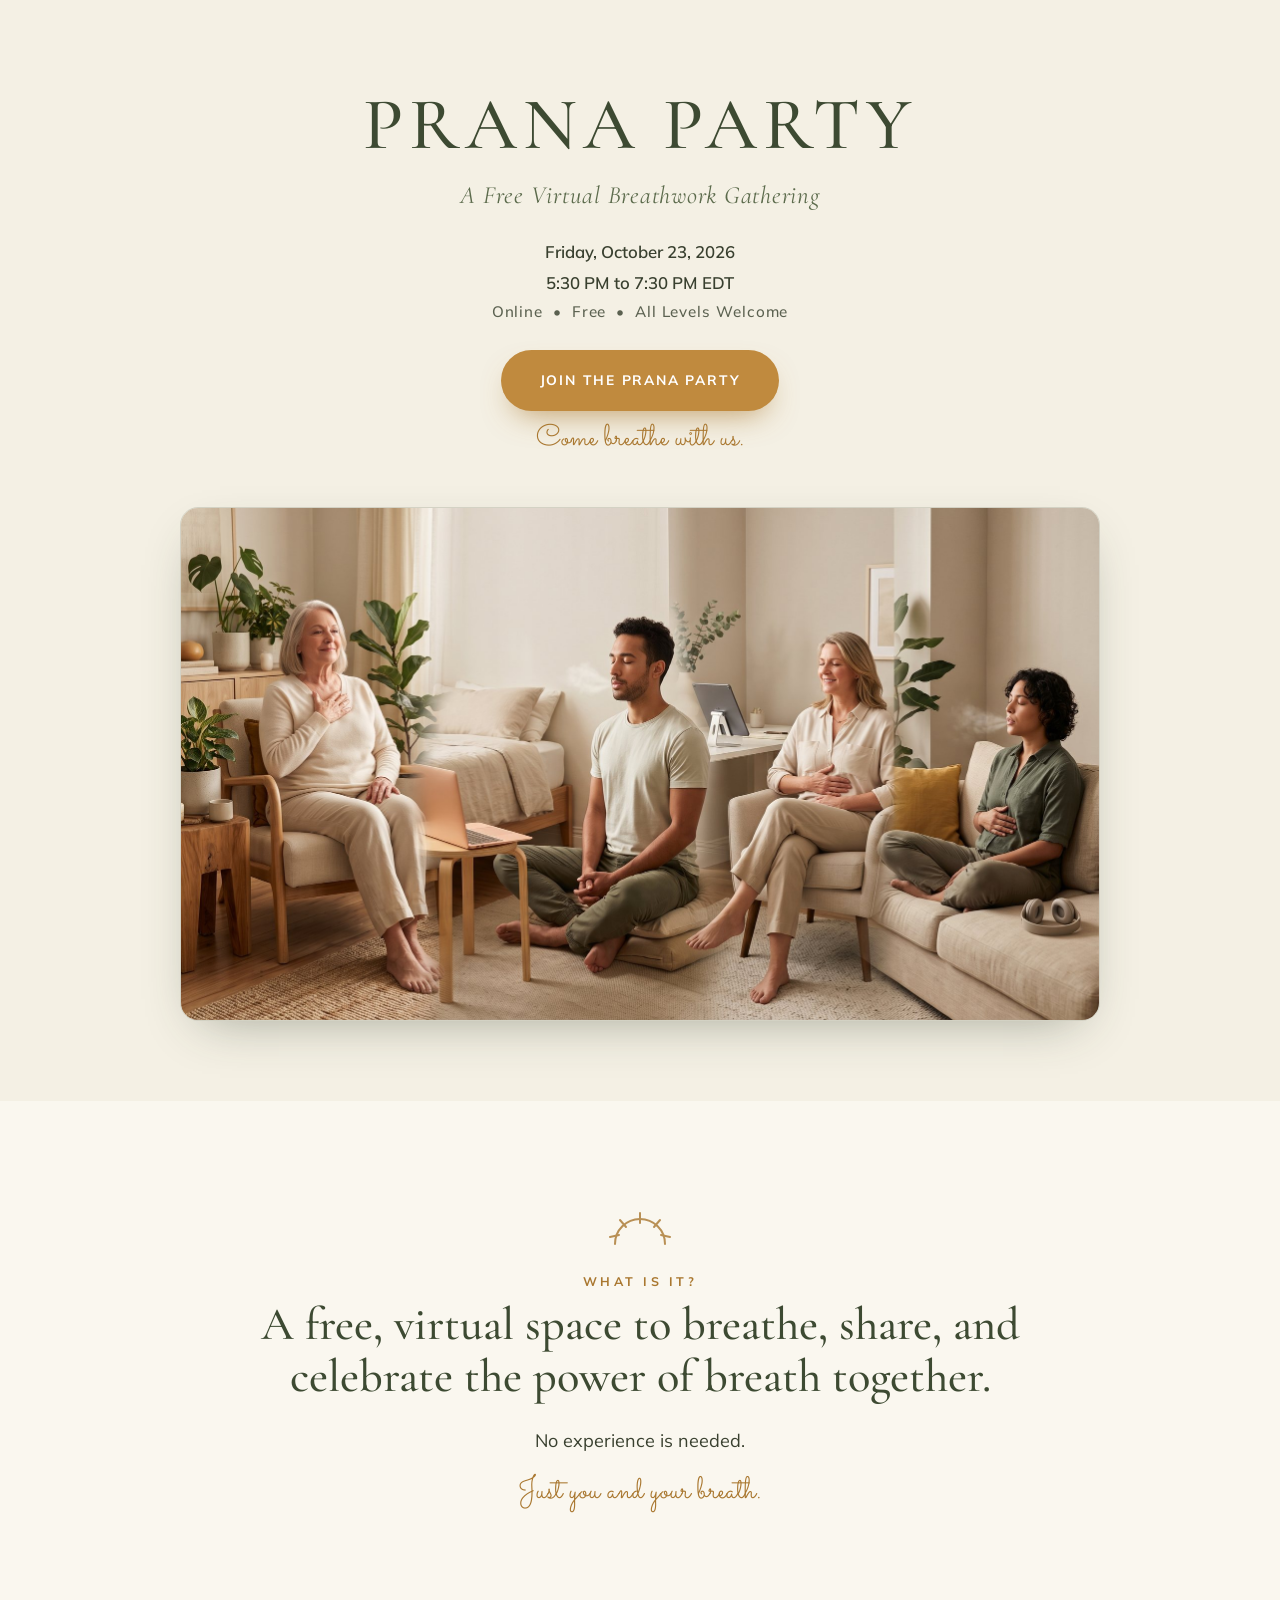
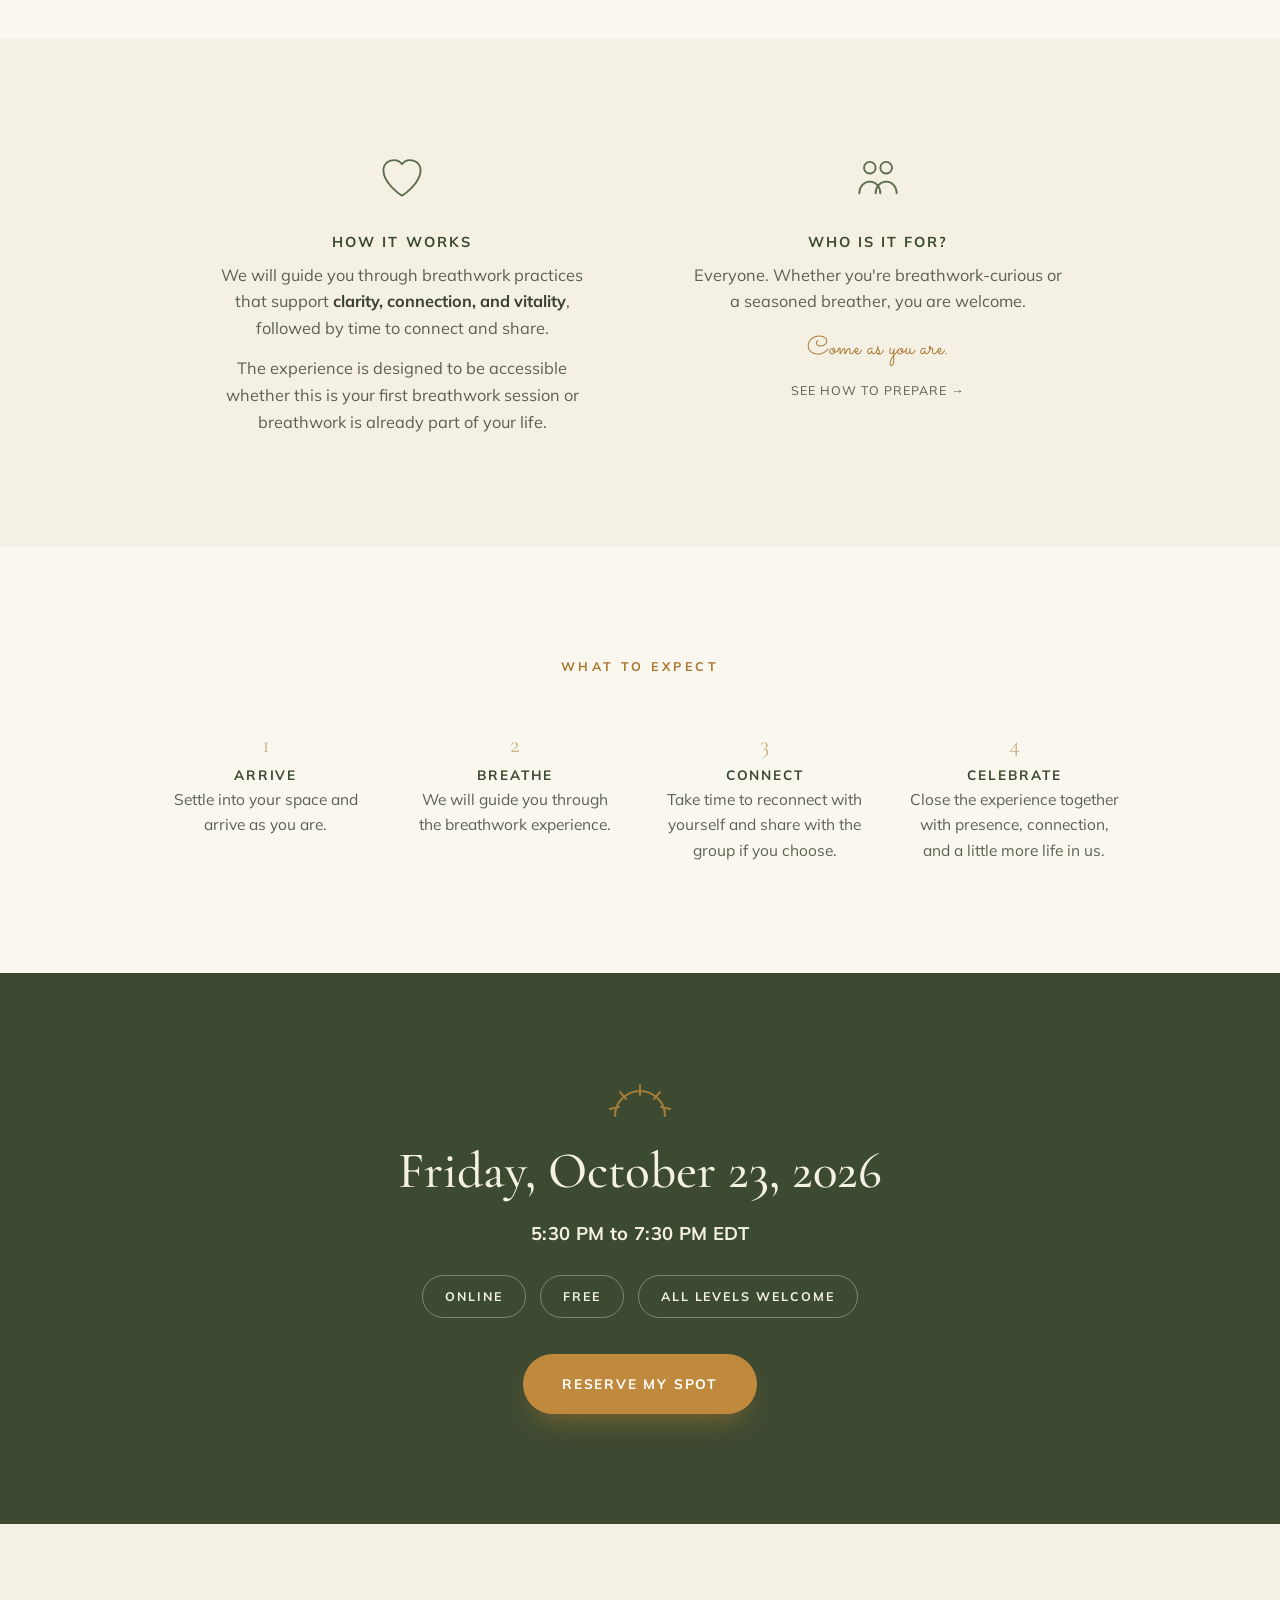
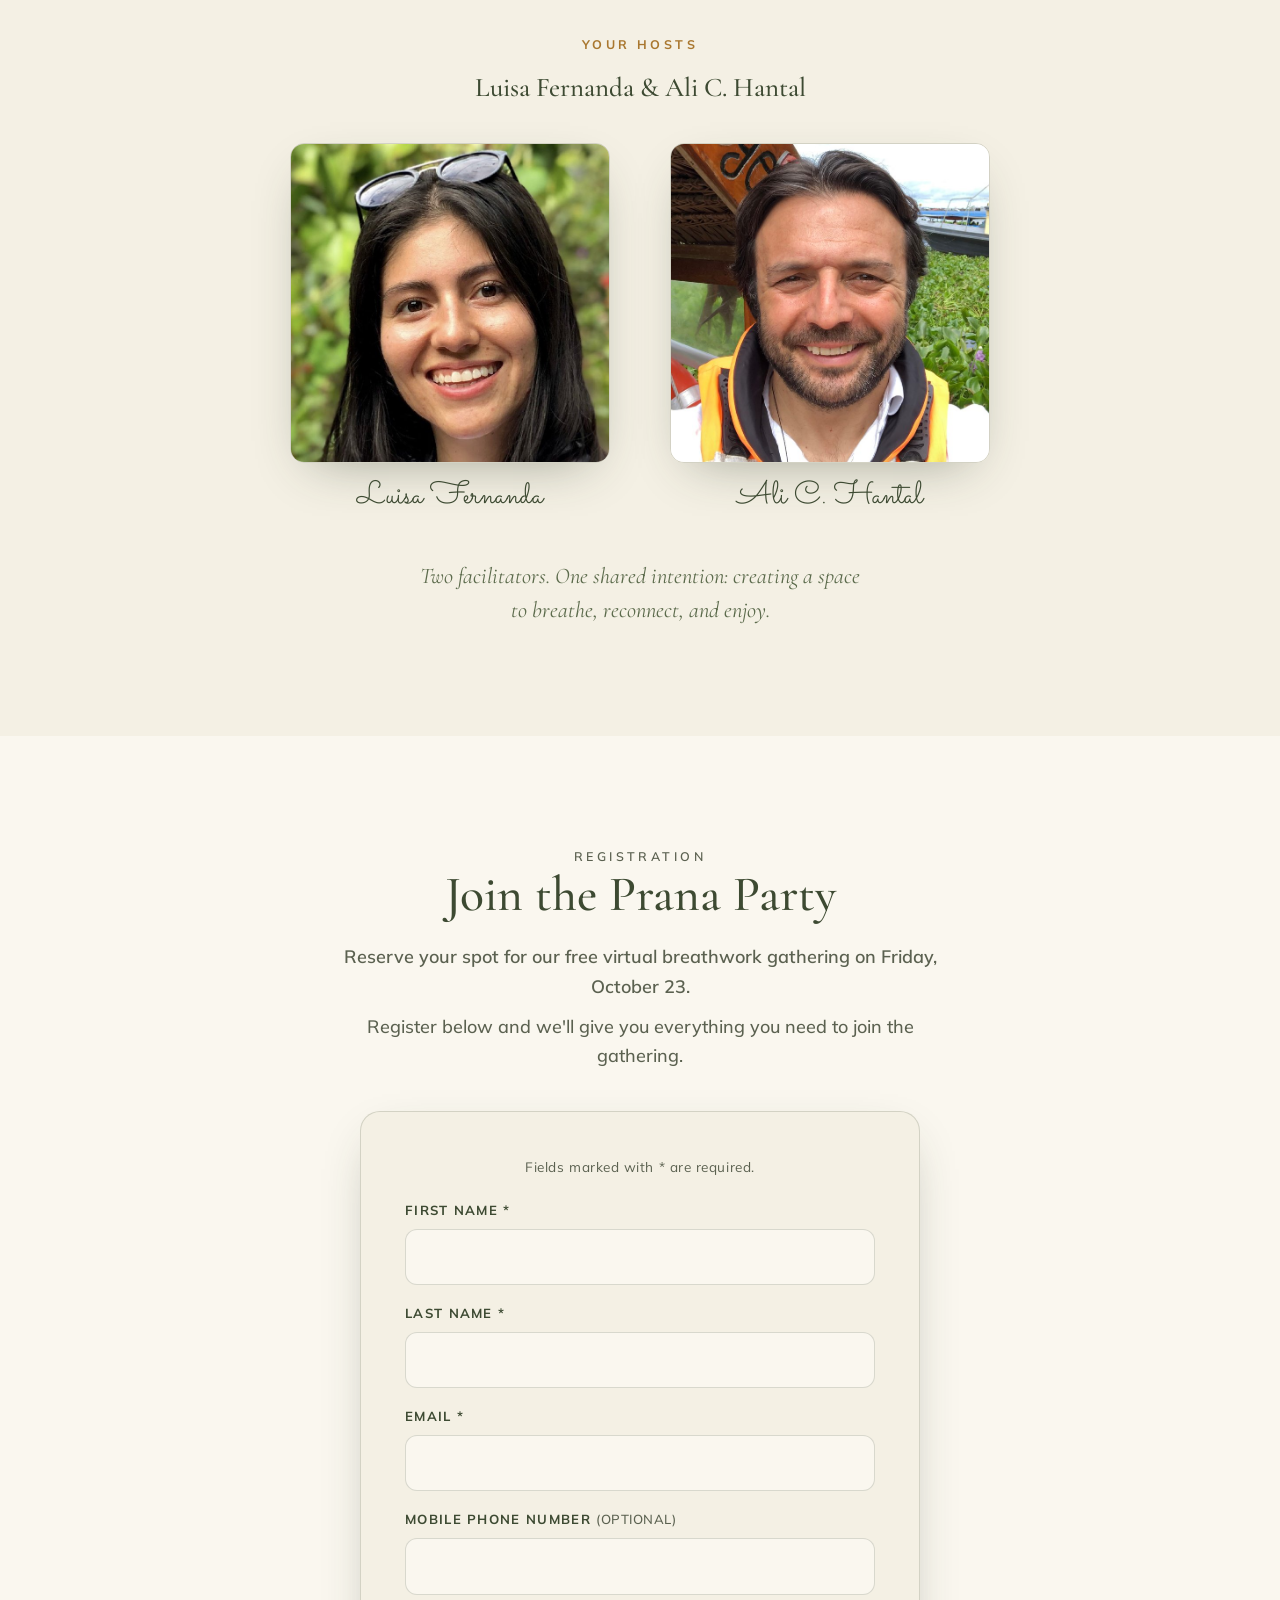
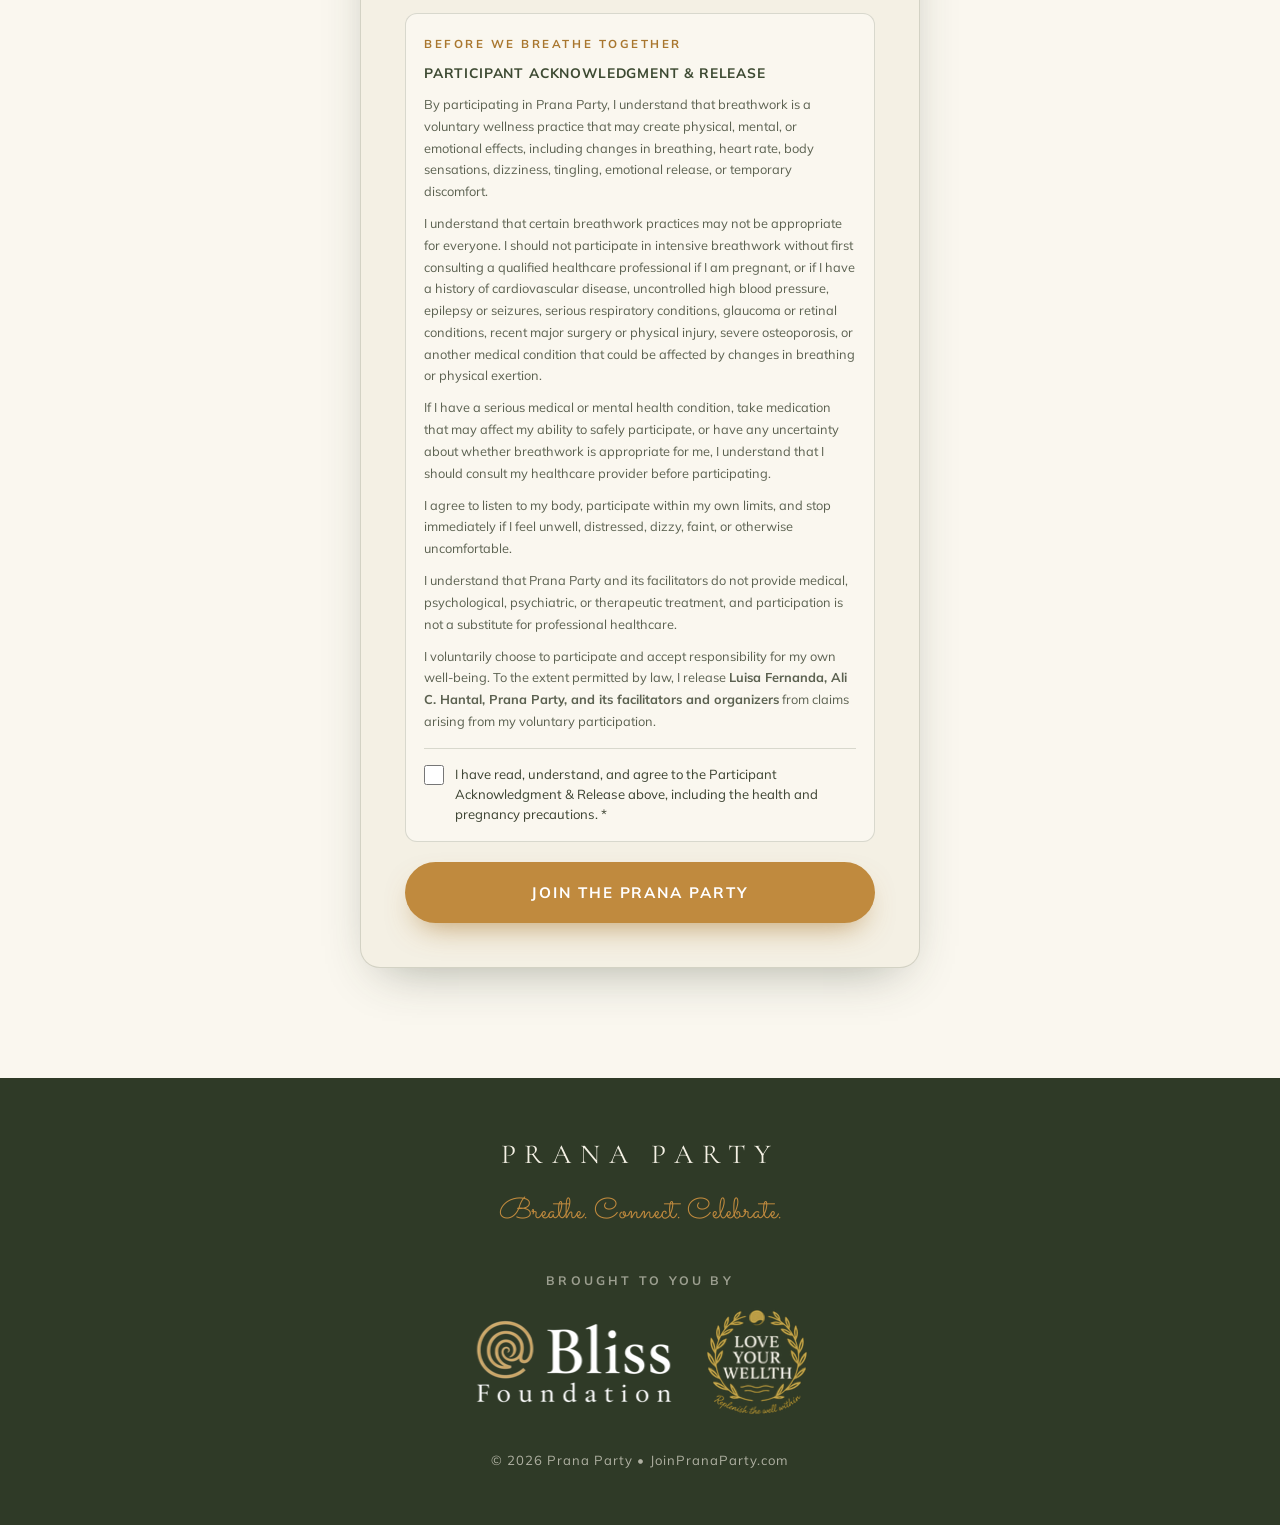
<file: index.html>
<!DOCTYPE html>
<html lang="en">
<head>
<meta charset="UTF-8">
<meta name="viewport" content="width=device-width, initial-scale=1">
<title>Prana Party | Free Virtual Breathwork Gathering</title>
<meta name="description" content="Join Prana Party, a free virtual breathwork gathering with Luisa Fernanda and Ali C. Hantal on Friday, October 23, 2026 from 5:30 PM to 7:30 PM EDT.">
<meta name="theme-color" content="#3d4a32">

<!-- Open Graph / social -->
<meta property="og:type" content="website">
<meta property="og:site_name" content="Prana Party">
<meta property="og:title" content="Prana Party | Free Virtual Breathwork Gathering">
<meta property="og:description" content="A free virtual breathwork gathering with Luisa Fernanda and Ali C. Hantal. Friday, October 23, 2026, 5:30 PM to 7:30 PM EDT. All levels welcome.">
<meta property="og:url" content="https://joinpranaparty.com/">
<meta property="og:image" content="https://joinpranaparty.com/images/prana-party-social.jpg">
<meta property="og:image:width" content="1200">
<meta property="og:image:height" content="630">
<meta name="twitter:card" content="summary_large_image">
<meta name="twitter:title" content="Prana Party | Free Virtual Breathwork Gathering">
<meta name="twitter:description" content="A free virtual breathwork gathering with Luisa Fernanda and Ali C. Hantal. Friday, October 23, 2026, 5:30 PM to 7:30 PM EDT.">
<meta name="twitter:image" content="https://joinpranaparty.com/images/prana-party-social.jpg">
<link rel="canonical" href="https://joinpranaparty.com/">

<link rel="icon" href="data:image/svg+xml,%3Csvg xmlns='http://www.w3.org/2000/svg' viewBox='0 0 100 100'%3E%3Crect width='100' height='100' rx='22' fill='%233d4a32'/%3E%3Ctext x='50' y='68' font-size='58' text-anchor='middle' fill='%23f3efe4' font-family='Georgia,serif'%3EP%3C/text%3E%3C/svg%3E">

<link rel="preconnect" href="https://fonts.googleapis.com">
<link rel="preconnect" href="https://fonts.gstatic.com" crossorigin>
<link href="https://fonts.googleapis.com/css2?family=Cormorant+Garamond:ital,wght@0,400;0,500;0,600;1,400&family=Mulish:wght@400;500;600;700&family=Sacramento&display=swap" rel="stylesheet">
<link rel="stylesheet" href="/assets/site.css?v=14">
<script>
/* Returning registrant: go straight to the thank-you page until the event has passed.
   EVENT_END_MS must match the one in thankyou/index.html and prepare/index.html. */
(function(){
  var EVENT_END_MS = Date.UTC(2026, 9, 23, 23, 30, 0);
  try {
    if(localStorage.getItem('pranaPartyRegistered')){
      if(Date.now() > EVENT_END_MS){ localStorage.removeItem('pranaPartyRegistered'); }
      else { window.location.replace('/thankyou/'); }
    }
  } catch(e){ /* storage unavailable: show the page normally */ }
})();
</script>

<script type="application/ld+json">
{
  "@context": "https://schema.org",
  "@type": "Event",
  "name": "Prana Party: Free Virtual Breathwork Gathering",
  "description": "A free virtual breathwork gathering hosted by Luisa Fernanda and Ali C. Hantal.",
  "startDate": "2026-10-23T17:30:00-04:00",
  "endDate": "2026-10-23T19:30:00-04:00",
  "eventAttendanceMode": "https://schema.org/OnlineEventAttendanceMode",
  "eventStatus": "https://schema.org/EventScheduled",
  "location": {
    "@type": "VirtualLocation",
    "url": "https://joinpranaparty.com/"
  },
  "image": "https://joinpranaparty.com/images/prana-party-social.jpg",
  "isAccessibleForFree": true,
  "offers": {
    "@type": "Offer",
    "price": "0",
    "priceCurrency": "USD",
    "availability": "https://schema.org/InStock",
    "url": "https://joinpranaparty.com/"
  },
  "organizer": {
    "@type": "Organization",
    "name": "@ Bliss Foundation",
    "url": "https://www.atbliss.org/"
  },
  "performer": [
    { "@type": "Person", "name": "Luisa Fernanda" },
    { "@type": "Person", "name": "Ali C. Hantal" }
  ]
}
</script>
</head>
<body>

<!-- ============ HERO ============ -->
<header class="hero">
  <div class="wrap">
    <div class="hero__inner">
      <h1 class="hero__logo">Prana Party</h1>
      <p class="hero__tagline">A Free Virtual Breathwork Gathering</p>
      <ul class="hero__meta">
        <li>Friday, October 23, 2026</li>
        <li>5:30 PM to 7:30 PM EDT</li>
        <li class="muted">Online &nbsp;&bull;&nbsp; Free &nbsp;&bull;&nbsp; All Levels Welcome</li>
      </ul>
      <div class="hero__cta-row">
        <a href="#register" class="btn btn--gold" data-scroll>Join the Prana Party</a>
        <span class="hero__come">Come breathe with us.</span>
      </div>
    </div>
    <figure class="hero__figure">
      <img src="images/experience-prana-party.jpg"
           alt="People taking part in Prana Party breathwork online, each from their own home — separate spaces, one shared breath"
           width="1840" height="1027" fetchpriority="high" decoding="async">
    </figure>
  </div>
</header>

<main>

  <!-- ============ WHAT IS IT? ============ -->
  <section class="section section--paper">
    <div class="wrap">
      <svg class="sun" viewBox="0 0 66 34" aria-hidden="true">
        <path d="M8 33 A25 25 0 0 1 58 33"/>
        <line x1="33" y1="2" x2="33" y2="12"/>
        <line x1="13" y1="9" x2="19" y2="16"/>
        <line x1="53" y1="9" x2="47" y2="16"/>
        <line x1="3" y1="26" x2="12" y2="24"/>
        <line x1="63" y1="26" x2="54" y2="24"/>
      </svg>
      <div class="lede">
        <p class="eyebrow">What is it?</p>
        <h2>A free, virtual space to breathe, share, and celebrate the power of breath together.</h2>
        <p>No experience is needed.</p>
        <p><span class="accent">Just you and your breath.</span></p>
      </div>
    </div>
  </section>

  <!-- ============ HOW IT WORKS / WHO IS IT FOR ============ -->
  <section class="section section--cream">
    <div class="wrap">
      <div class="features">
        <div class="feature">
          <svg class="feature__icon" viewBox="0 0 48 48" aria-hidden="true">
            <path d="M24 40S8 30 8 18a9 9 0 0 1 16-5 9 9 0 0 1 16 5c0 12-16 22-16 22z"/>
          </svg>
          <h3>How it works</h3>
          <p>We will guide you through breathwork practices that support <strong>clarity, connection, and vitality</strong>, followed by time to connect and share.</p>
          <p>The experience is designed to be accessible whether this is your first breathwork session or breathwork is already part of your life.</p>
        </div>
        <div class="feature">
          <svg class="feature__icon" viewBox="0 0 48 48" aria-hidden="true">
            <circle cx="17" cy="16" r="5"/>
            <circle cx="31" cy="16" r="5"/>
            <path d="M8 38c0-6 4-10 9-10s9 4 9 10"/>
            <path d="M22 38c0-6 4-10 9-10s9 4 9 10"/>
          </svg>
          <h3>Who is it for?</h3>
          <p>Everyone. Whether you're breathwork-curious or a seasoned breather, you are welcome.</p>
          <p>
            <span class="come-link">Come as you are.</span>
            <a class="come-sub" href="/prepare/">See how to prepare <span aria-hidden="true">&rarr;</span></a>
          </p>
        </div>
      </div>
    </div>
  </section>

  <!-- ============ WHAT TO EXPECT ============ -->
  <section class="section section--paper section--center">
    <div class="wrap">
      <p class="eyebrow">What to expect</p>
      <ol class="stages" style="--stage-cols:4">
        <li class="stage">
          <h3>Arrive</h3>
          <p>Settle into your space and arrive as you are.</p>
        </li>
        <li class="stage">
          <h3>Breathe</h3>
          <p>We will guide you through the breathwork experience.</p>
        </li>
        <li class="stage">
          <h3>Connect</h3>
          <p>Take time to reconnect with yourself and share with the group if you choose.</p>
        </li>
        <li class="stage">
          <h3>Celebrate</h3>
          <p>Close the experience together with presence, connection, and a little more life in us.</p>
        </li>
      </ol>
    </div>
  </section>

  <!-- ============ EVENT HIGHLIGHT ============ -->
  <section class="section highlight">
    <div class="wrap">
      <svg class="sun" viewBox="0 0 66 34" aria-hidden="true">
        <path d="M8 33 A25 25 0 0 1 58 33"/>
        <line x1="33" y1="2" x2="33" y2="12"/>
        <line x1="13" y1="9" x2="19" y2="16"/>
        <line x1="53" y1="9" x2="47" y2="16"/>
        <line x1="3" y1="26" x2="12" y2="24"/>
        <line x1="63" y1="26" x2="54" y2="24"/>
      </svg>
      <h2>Friday, October 23, 2026</h2>
      <p class="highlight__time">5:30 PM to 7:30 PM EDT</p>
      <div class="highlight__pills">
        <span class="pill">Online</span>
        <span class="pill">Free</span>
        <span class="pill">All Levels Welcome</span>
      </div>
      <a href="#register" class="btn btn--gold" data-scroll>Reserve My Spot</a>
    </div>
  </section>

  <!-- ============ HOSTS ============ -->
  <section class="section section--cream hosts">
    <div class="wrap">
      <p class="eyebrow">Your Hosts</p>
      <h2>Luisa Fernanda &amp; Ali C. Hantal</h2>
      <div class="hosts__grid">
        <div class="host">
          <figure>
            <div class="host__photo">
              <img src="images/host-luisa-fernanda.jpg?v=14" alt="Luisa Fernanda, co-host of Prana Party" width="723" height="723" loading="lazy" decoding="async">
            </div>
            <figcaption class="host__name">Luisa Fernanda</figcaption>
          </figure>
        </div>
        <div class="host">
          <figure>
            <div class="host__photo">
              <img src="images/host-ali-hantal.jpg?v=4" alt="Ali C. Hantal, co-host of Prana Party" width="723" height="723" loading="lazy" decoding="async">
            </div>
            <figcaption class="host__name">Ali C. Hantal</figcaption>
          </figure>
        </div>
      </div>
      <p class="hosts__intention">Two facilitators. One shared intention: creating a space to breathe, reconnect, and enjoy.</p>
    </div>
  </section>

  <!-- ============ REGISTRATION ============ -->
  <section class="section register" id="register">
    <div class="wrap">
      <div class="register__head">
        <p class="eyebrow">Registration</p>
        <h2>Join the Prana Party</h2>
        <p>Reserve your spot for our free virtual breathwork gathering on Friday, October 23.</p>
        <p>Register below and we'll give you everything you need to join the gathering.</p>
      </div>

      <form class="form-card" id="prana-form" action="https://api.web3forms.com/submit" method="POST" novalidate>
        <p class="required-note">Fields marked with <span aria-hidden="true">*</span> are required.</p>

        <!-- Web3Forms configuration -->
        <input type="hidden" name="access_key" value="c3595d27-6d11-4842-aa55-2113d1a27bac">
        <input type="hidden" name="subject" value="Prana Party Registration - October 23, 2026">
        <input type="hidden" name="from_name" value="Prana Party Registration">

        <!-- Honeypot spam protection (leave empty) -->
        <div class="honeypot" aria-hidden="true">
          <label>Do not fill this out if you are human: <input type="checkbox" name="botcheck" tabindex="-1" autocomplete="off"></label>
        </div>

        <div class="field">
          <label for="first_name">First Name <span aria-hidden="true">*</span></label>
          <input type="text" id="first_name" name="first_name" autocomplete="given-name" required>
        </div>

        <div class="field">
          <label for="last_name">Last Name <span aria-hidden="true">*</span></label>
          <input type="text" id="last_name" name="last_name" autocomplete="family-name" required>
        </div>

        <div class="field">
          <label for="email">Email <span aria-hidden="true">*</span></label>
          <input type="email" id="email" name="email" autocomplete="email" inputmode="email" required>
        </div>

        <div class="field">
          <label for="mobile_phone">Mobile Phone Number <span class="opt">(optional)</span></label>
          <input type="tel" id="mobile_phone" name="mobile_phone" autocomplete="tel" inputmode="tel">
        </div>

        <div class="release" id="acknowledgment">
          <p class="release__kicker">Before we breathe together</p>
          <p class="release__title">Participant Acknowledgment &amp; Release</p>
          <div class="release__body">
            <p>By participating in Prana Party, I understand that breathwork is a voluntary wellness practice that may create physical, mental, or emotional effects, including changes in breathing, heart rate, body sensations, dizziness, tingling, emotional release, or temporary discomfort.</p>
            <p>I understand that certain breathwork practices may not be appropriate for everyone. I should not participate in intensive breathwork without first consulting a qualified healthcare professional if I am pregnant, or if I have a history of cardiovascular disease, uncontrolled high blood pressure, epilepsy or seizures, serious respiratory conditions, glaucoma or retinal conditions, recent major surgery or physical injury, severe osteoporosis, or another medical condition that could be affected by changes in breathing or physical exertion.</p>
            <p>If I have a serious medical or mental health condition, take medication that may affect my ability to safely participate, or have any uncertainty about whether breathwork is appropriate for me, I understand that I should consult my healthcare provider before participating.</p>
            <p>I agree to listen to my body, participate within my own limits, and stop immediately if I feel unwell, distressed, dizzy, faint, or otherwise uncomfortable.</p>
            <p>I understand that Prana Party and its facilitators do not provide medical, psychological, psychiatric, or therapeutic treatment, and participation is not a substitute for professional healthcare.</p>
            <p>I voluntarily choose to participate and accept responsibility for my own well-being. To the extent permitted by law, I release <strong>Luisa Fernanda, Ali C. Hantal, Prana Party, and its facilitators and organizers</strong> from claims arising from my voluntary participation.</p>
          </div>
          <label class="release__check" for="participant_release">
            <input type="checkbox" id="participant_release" name="participant_release" value="Agreed" required>
            <span>I have read, understand, and agree to the Participant Acknowledgment &amp; Release above, including the health and pregnancy precautions. <span aria-hidden="true">*</span></span>
          </label>
        </div>

        <button type="submit" class="btn btn--gold btn--block" id="submit-btn">Join the Prana Party</button>

        <p class="form-status form-status--error" id="form-status" role="alert" hidden></p>
      </form>

    </div>
  </section>

</main>

<!-- ============ FOOTER ============ -->
<footer class="footer">
  <p class="footer__logo">Prana Party</p>
  <p class="footer__tag">Breathe. Connect. Celebrate.</p>

  <div class="footer__attribution">
    <p class="footer__by">Brought to you by</p>
    <div class="footer__partners">
      <a class="footer__partner" href="https://www.atbliss.org/" target="_blank" rel="noopener noreferrer"
         aria-label="@ Bliss Foundation (opens in a new tab)">
        <img src="/images/atbliss-foundation-logo.png?v=4" alt="@ Bliss Foundation" width="205" height="90" decoding="async">
      </a>
      <span class="footer__partners-div" aria-hidden="true"></span>
      <span class="footer__partner footer__partner--badge">
        <img src="/images/love-your-wellth-logo.png?v=2" alt="Love Your Wellth — Replenish the well within" width="106" height="110" decoding="async">
      </span>
    </div>
  </div>

  <p class="footer__copy">&copy; 2026 Prana Party <span class="footer__copy-sep">&bull;&nbsp;JoinPranaParty.com</span></p>
</footer>

<script>
(function(){
  "use strict";

  /* -------- Smooth-scroll for in-page CTA links -------- */
  document.querySelectorAll('[data-scroll]').forEach(function(link){
    link.addEventListener('click', function(e){
      var target = document.querySelector(this.getAttribute('href'));
      if(target){
        e.preventDefault();
        target.scrollIntoView({behavior:'smooth', block:'start'});
        var field = document.getElementById('first_name');
        if(field && !field.closest('[hidden]')){
          setTimeout(function(){ field.focus({preventScroll:true}); }, 600);
        }
      }
    });
  });

  /* -------- Registration state --------
     A successful registration sets a localStorage flag and goes to /thankyou/,
     which shows the Zoom/calendar/preparation content. Returning registrants are
     redirected there by the early script in <head>. */
  var form = document.getElementById('prana-form');
  var btn = document.getElementById('submit-btn');
  var statusEl = document.getElementById('form-status');
  var emailRe = /^[^\s@]+@[^\s@]+\.[^\s@]+$/;
  var STORE_KEY = 'pranaPartyRegistered';
  var submitting = false;

  function showError(msg){ statusEl.textContent = msg; statusEl.hidden = false; }
  function clearError(){ statusEl.hidden = true; statusEl.textContent = ''; }

  form.addEventListener('submit', async function(e){
    e.preventDefault();
    if(submitting) return;
    clearError();

    var first = form.first_name.value.trim();
    var last = form.last_name.value.trim();
    var email = form.email.value.trim();

    if(!first || !last || !email){
      showError('Please fill in your first name, last name, and email.');
      return;
    }
    if(!emailRe.test(email)){
      showError('Please enter a valid email address.');
      form.email.focus();
      return;
    }
    if(!form.participant_release.checked){
      showError('Please confirm that you have read and agree to the Participant Acknowledgment & Release before joining.');
      form.participant_release.focus();
      return;
    }

    submitting = true;
    btn.disabled = true;
    var originalLabel = btn.textContent;
    btn.textContent = 'Joining…';

    try{
      var payload = Object.fromEntries(new FormData(form).entries());
      var response = await fetch('https://api.web3forms.com/submit', {
        method: 'POST',
        headers: { 'Content-Type': 'application/json', 'Accept': 'application/json' },
        body: JSON.stringify(payload)
      });
      var data = await response.json();

      if(response.ok && data.success){
        try { localStorage.setItem(STORE_KEY, String(Date.now())); } catch(e){}
        window.location.href = '/thankyou/';
      } else {
        showError('Something went wrong while submitting your registration. Please try again.');
        btn.disabled = false;
        btn.textContent = originalLabel;
        submitting = false;
      }
    } catch(err){
      showError('Something went wrong while submitting your registration. Please try again.');
      btn.disabled = false;
      btn.textContent = originalLabel;
      submitting = false;
    }
  });
})();
</script>

</body>
</html>
</file>
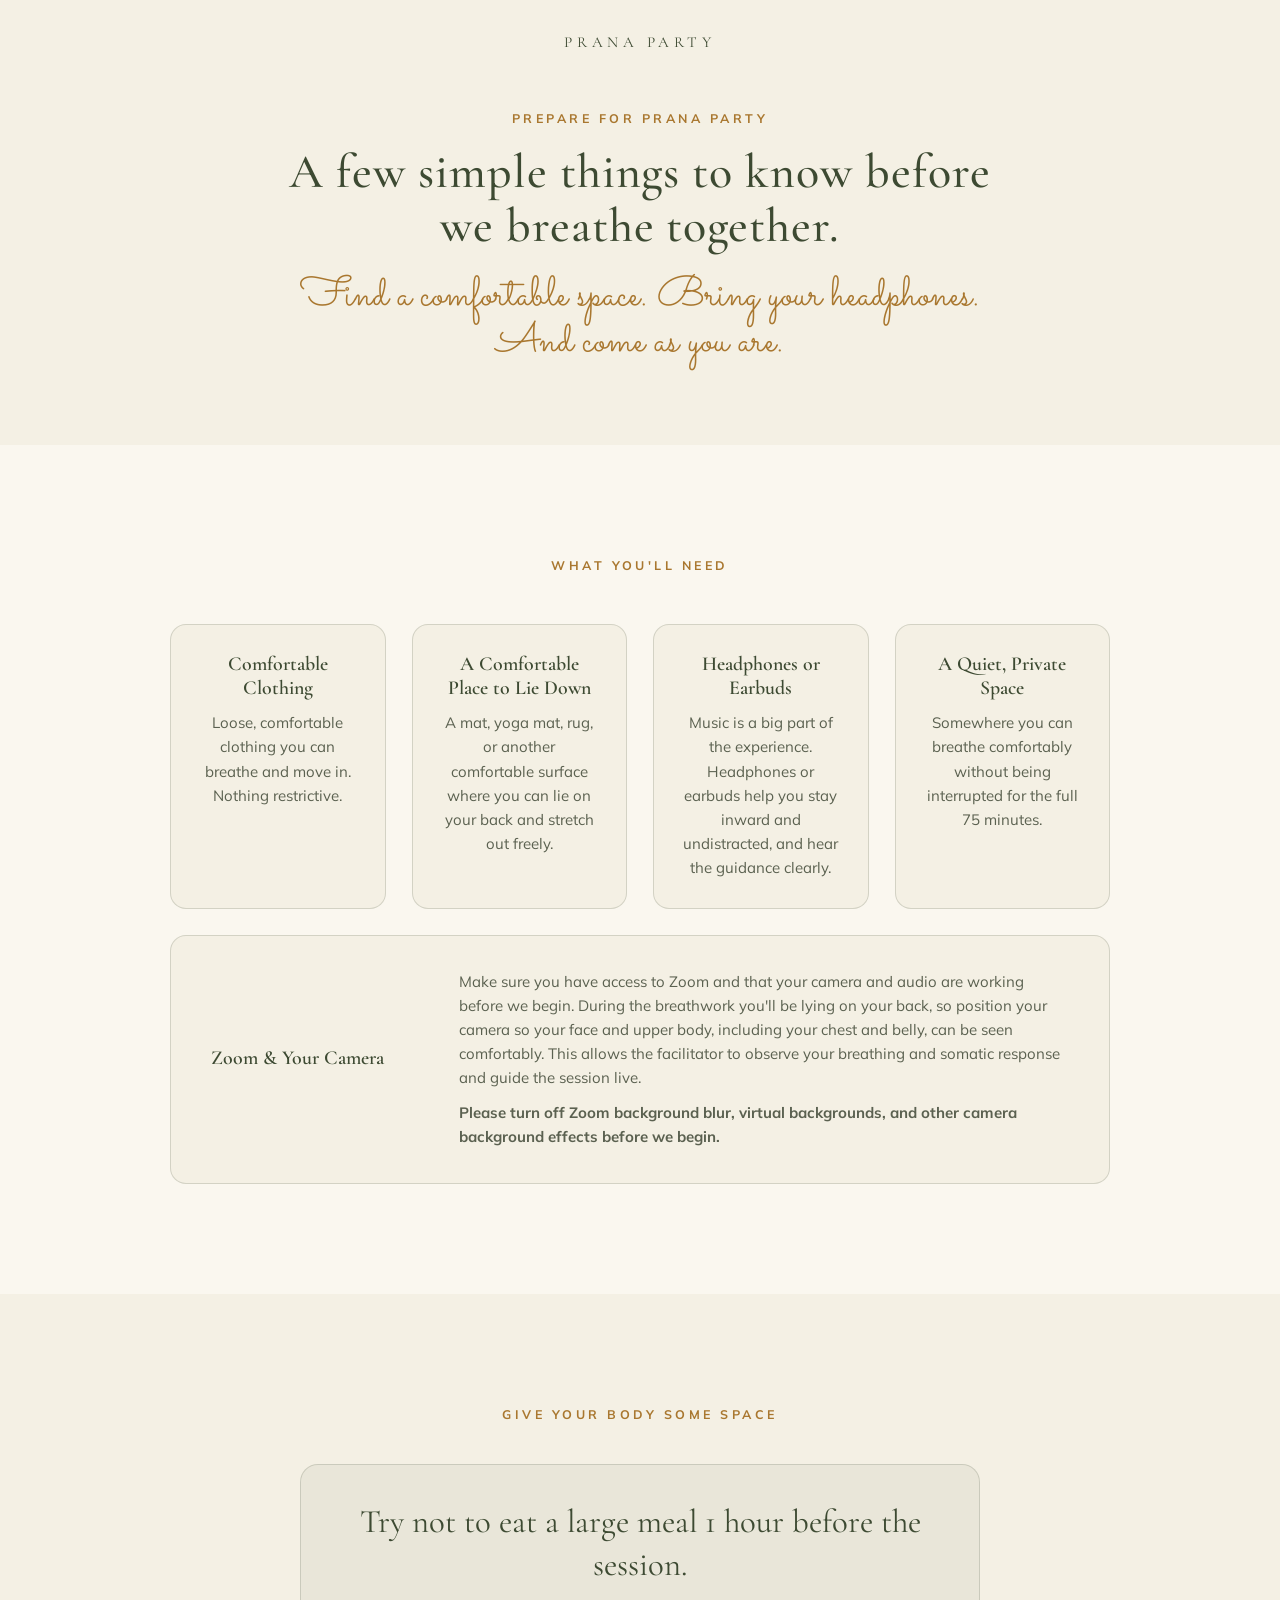
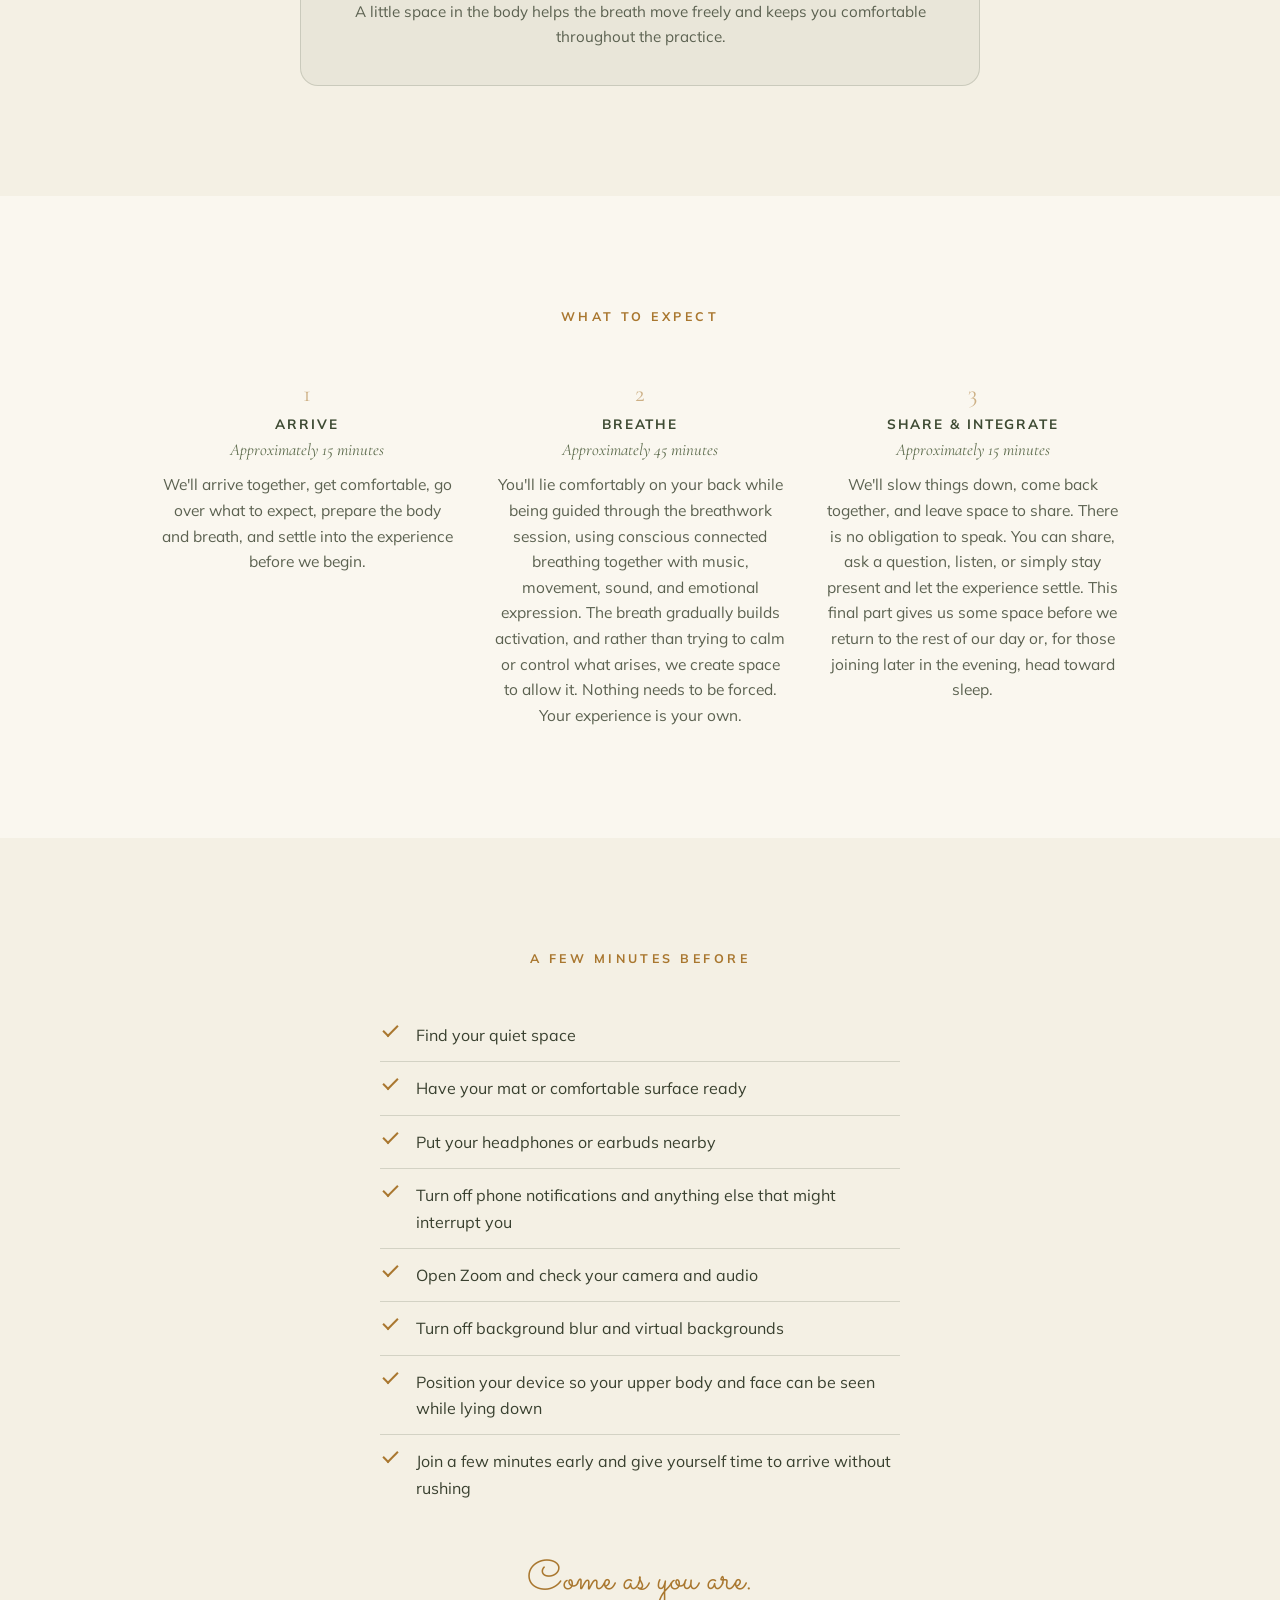
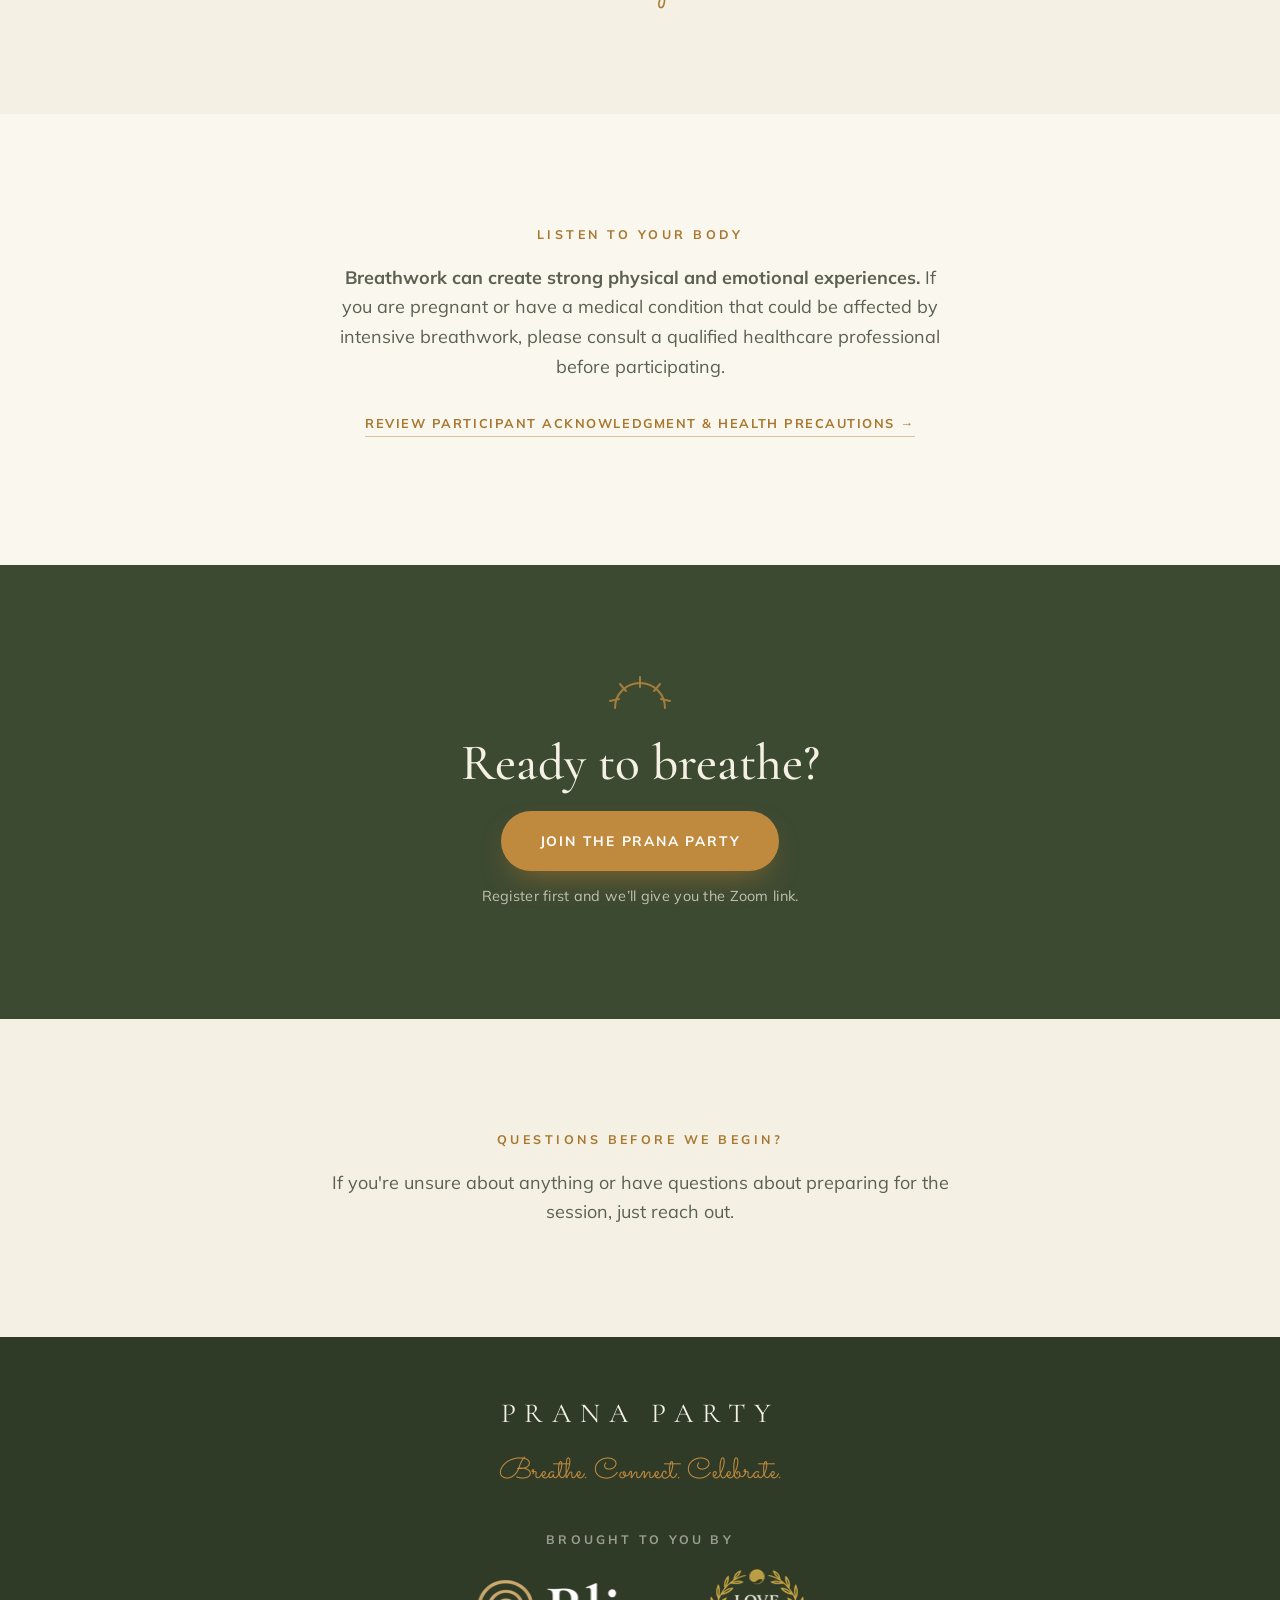
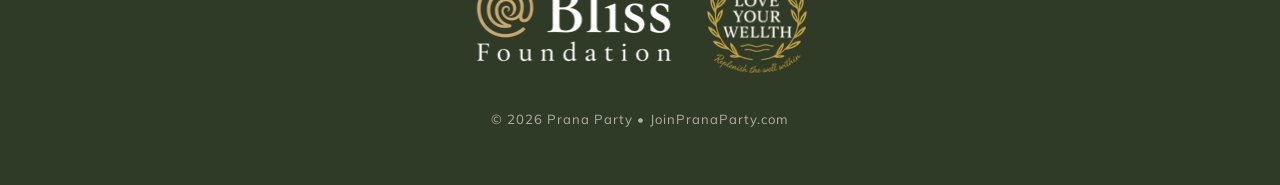
<file: prepare/index.html>
<!DOCTYPE html>
<html lang="en">
<head>
<meta charset="UTF-8">
<meta name="viewport" content="width=device-width, initial-scale=1">
<title>Prepare for Prana Party | JoinPranaParty.com</title>
<meta name="description" content="A few simple things to know before we breathe together at Prana Party: what you'll need, how to set up your space and camera, and what to expect.">
<meta name="robots" content="noindex, follow">
<meta name="theme-color" content="#3d4a32">
<link rel="canonical" href="https://joinpranaparty.com/prepare/">

<link rel="icon" href="data:image/svg+xml,%3Csvg xmlns='http://www.w3.org/2000/svg' viewBox='0 0 100 100'%3E%3Crect width='100' height='100' rx='22' fill='%233d4a32'/%3E%3Ctext x='50' y='68' font-size='58' text-anchor='middle' fill='%23f3efe4' font-family='Georgia,serif'%3EP%3C/text%3E%3C/svg%3E">

<link rel="preconnect" href="https://fonts.googleapis.com">
<link rel="preconnect" href="https://fonts.gstatic.com" crossorigin>
<link href="https://fonts.googleapis.com/css2?family=Cormorant+Garamond:ital,wght@0,400;0,500;0,600;1,400&family=Mulish:wght@400;500;600;700&family=Sacramento&display=swap" rel="stylesheet">
<link rel="stylesheet" href="/assets/site.css?v=14">
</head>
<body>

<div class="topbar">
  <a href="/">Prana Party</a>
</div>

<!-- ============ HERO ============ -->
<header class="hero" style="padding-top:clamp(28px,5vw,52px)">
  <div class="wrap">
    <div class="hero__inner">
      <p class="eyebrow">Prepare for Prana Party</p>
      <h1 class="hero__logo" style="font-size:clamp(2rem,5.2vw,3rem);letter-spacing:.02em;text-transform:none">A few simple things to know before we breathe together.</h1>
      <p class="script-line script-line--lg" style="margin-top:20px">Find a comfortable space. Bring your headphones. And come as you are.</p>
    </div>
  </div>
</header>

<main>

  <!-- ============ WHAT YOU'LL NEED ============ -->
  <section class="section section--paper section--center">
    <div class="wrap">
      <p class="eyebrow">What you'll need</p>
      <ul class="cards">
        <li class="card">
          <h3>Comfortable Clothing</h3>
          <p>Loose, comfortable clothing you can breathe and move in. Nothing restrictive.</p>
        </li>
        <li class="card">
          <h3>A Comfortable Place to Lie Down</h3>
          <p>A mat, yoga mat, rug, or another comfortable surface where you can lie on your back and stretch out freely.</p>
        </li>
        <li class="card">
          <h3>Headphones or Earbuds</h3>
          <p>Music is a big part of the experience. Headphones or earbuds help you stay inward and undistracted, and hear the guidance clearly.</p>
        </li>
        <li class="card">
          <h3>A Quiet, Private Space</h3>
          <p>Somewhere you can breathe comfortably without being interrupted for the full 75 minutes.</p>
        </li>
        <li class="card card--wide">
          <h3>Zoom &amp; Your Camera</h3>
          <div class="card__body">
            <p>Make sure you have access to Zoom and that your camera and audio are working before we begin. During the breathwork you'll be lying on your back, so position your camera so your face and upper body, including your chest and belly, can be seen comfortably. This allows the facilitator to observe your breathing and somatic response and guide the session live.</p>
            <p class="card__note">Please turn off Zoom background blur, virtual backgrounds, and other camera background effects before we begin.</p>
          </div>
        </li>
      </ul>
    </div>
  </section>

  <!-- ============ GIVE YOUR BODY SOME SPACE ============ -->
  <section class="section section--cream section--center">
    <div class="wrap">
      <p class="eyebrow">Give your body some space</p>
      <div class="notice">
        <p class="notice__big">Try not to eat a large meal 1 hour before the session.</p>
        <p>A little space in the body helps the breath move freely and keeps you comfortable throughout the practice.</p>
      </div>
    </div>
  </section>

  <!-- ============ WHAT TO EXPECT ============ -->
  <section class="section section--paper section--center">
    <div class="wrap">
      <p class="eyebrow">What to expect</p>
      <ol class="stages" style="--stage-cols:3">
        <li class="stage">
          <h3>Arrive</h3>
          <p class="stage__sub">Approximately 15 minutes</p>
          <p>We'll arrive together, get comfortable, go over what to expect, prepare the body and breath, and settle into the experience before we begin.</p>
        </li>
        <li class="stage">
          <h3>Breathe</h3>
          <p class="stage__sub">Approximately 45 minutes</p>
          <p>You'll lie comfortably on your back while being guided through the breathwork session, using conscious connected breathing together with music, movement, sound, and emotional expression. The breath gradually builds activation, and rather than trying to calm or control what arises, we create space to allow it. Nothing needs to be forced. Your experience is your own.</p>
        </li>
        <li class="stage">
          <h3>Share &amp; Integrate</h3>
          <p class="stage__sub">Approximately 15 minutes</p>
          <p>We'll slow things down, come back together, and leave space to share. There is no obligation to speak. You can share, ask a question, listen, or simply stay present and let the experience settle. This final part gives us some space before we return to the rest of our day or, for those joining later in the evening, head toward sleep.</p>
        </li>
      </ol>
    </div>
  </section>

  <!-- ============ A FEW MINUTES BEFORE ============ -->
  <section class="section section--cream section--center">
    <div class="wrap">
      <p class="eyebrow">A few minutes before</p>
      <ul class="checklist">
        <li>Find your quiet space</li>
        <li>Have your mat or comfortable surface ready</li>
        <li>Put your headphones or earbuds nearby</li>
        <li>Turn off phone notifications and anything else that might interrupt you</li>
        <li>Open Zoom and check your camera and audio</li>
        <li>Turn off background blur and virtual backgrounds</li>
        <li>Position your device so your upper body and face can be seen while lying down</li>
        <li>Join a few minutes early and give yourself time to arrive without rushing</li>
      </ul>
      <p class="script-line script-line--lg" style="margin-top:clamp(32px,5vw,44px)">Come as you are.</p>
    </div>
  </section>

  <!-- ============ LISTEN TO YOUR BODY ============ -->
  <section class="section section--paper section--center">
    <div class="wrap">
      <p class="eyebrow">Listen to your body</p>
      <div class="prose">
        <p><strong>Breathwork can create strong physical and emotional experiences.</strong> If you are pregnant or have a medical condition that could be affected by intensive breathwork, please consult a qualified healthcare professional before participating.</p>
      </div>
      <p style="margin-top:26px">
        <a class="link-arrow" href="/#acknowledgment">Review Participant Acknowledgment &amp; Health Precautions &rarr;</a>
      </p>
    </div>
  </section>

  <!-- ============ READY TO BREATHE? ============ -->
  <section class="section highlight">
    <div class="wrap">
      <svg class="sun" viewBox="0 0 66 34" aria-hidden="true">
        <path d="M8 33 A25 25 0 0 1 58 33"/>
        <line x1="33" y1="2" x2="33" y2="12"/>
        <line x1="13" y1="9" x2="19" y2="16"/>
        <line x1="53" y1="9" x2="47" y2="16"/>
        <line x1="3" y1="26" x2="12" y2="24"/>
        <line x1="63" y1="26" x2="54" y2="24"/>
      </svg>
      <h2>Ready to breathe?</h2>
      <a id="join-cta" href="/#register" class="btn btn--gold">Join the Prana Party</a>
      <p class="highlight__note" id="join-note">Register first and we&rsquo;ll give you the Zoom link.</p>
    </div>
  </section>

  <!-- ============ QUESTIONS ============ -->
  <section class="section section--cream section--center">
    <div class="wrap">
      <p class="eyebrow">Questions before we begin?</p>
      <div class="prose">
        <p>If you're unsure about anything or have questions about preparing for the session, just reach out.</p>
      </div>
    </div>
  </section>

</main>

<!-- ============ FOOTER ============ -->
<footer class="footer">
  <p class="footer__logo">Prana Party</p>
  <p class="footer__tag">Breathe. Connect. Celebrate.</p>

  <div class="footer__attribution">
    <p class="footer__by">Brought to you by</p>
    <div class="footer__partners">
      <a class="footer__partner" href="https://www.atbliss.org/" target="_blank" rel="noopener noreferrer"
         aria-label="@ Bliss Foundation (opens in a new tab)">
        <img src="/images/atbliss-foundation-logo.png?v=4" alt="@ Bliss Foundation" width="205" height="90" decoding="async">
      </a>
      <span class="footer__partners-div" aria-hidden="true"></span>
      <span class="footer__partner footer__partner--badge">
        <img src="/images/love-your-wellth-logo.png?v=2" alt="Love Your Wellth — Replenish the well within" width="106" height="110" decoding="async">
      </span>
    </div>
  </div>

  <p class="footer__copy">&copy; 2026 Prana Party <span class="footer__copy-sep">&bull;&nbsp;JoinPranaParty.com</span></p>
</footer>

<script>
(function(){
  "use strict";
  /* Reveal the Zoom link only for people who have already registered on the
     home page (localStorage flag set by the registration form). */
  var STORE_KEY = 'pranaPartyRegistered';
  var EVENT_END_MS = Date.UTC(2026, 9, 23, 23, 30, 0);
  var ZOOM_URL = atob('aHR0cHM6Ly91czAyd2ViLnpvb20udXMvai84MzQyODM1ODU5MD9wd2Q9djJ0NExxMEx0U2MzSXBYMEVhTjA3N2Q5bWM2RzJ2LjE=');

  var registered = false;
  try {
    if(localStorage.getItem(STORE_KEY)){
      if(Date.now() > EVENT_END_MS){ localStorage.removeItem(STORE_KEY); }
      else { registered = true; }
    }
  } catch(e){ /* storage unavailable — treat as not registered */ }

  /* Set to true once the Zoom link for this event is final (ZOOM_URL above). */
  var ZOOM_READY = true;

  if(registered && ZOOM_READY){
    var cta = document.getElementById('join-cta');
    var note = document.getElementById('join-note');
    cta.href = ZOOM_URL;
    cta.textContent = 'Join the Prana Party on Zoom';
    cta.target = '_blank';
    cta.rel = 'noopener noreferrer';
    if(note){ note.hidden = true; }
  }
})();
</script>

</body>
</html>
</file>
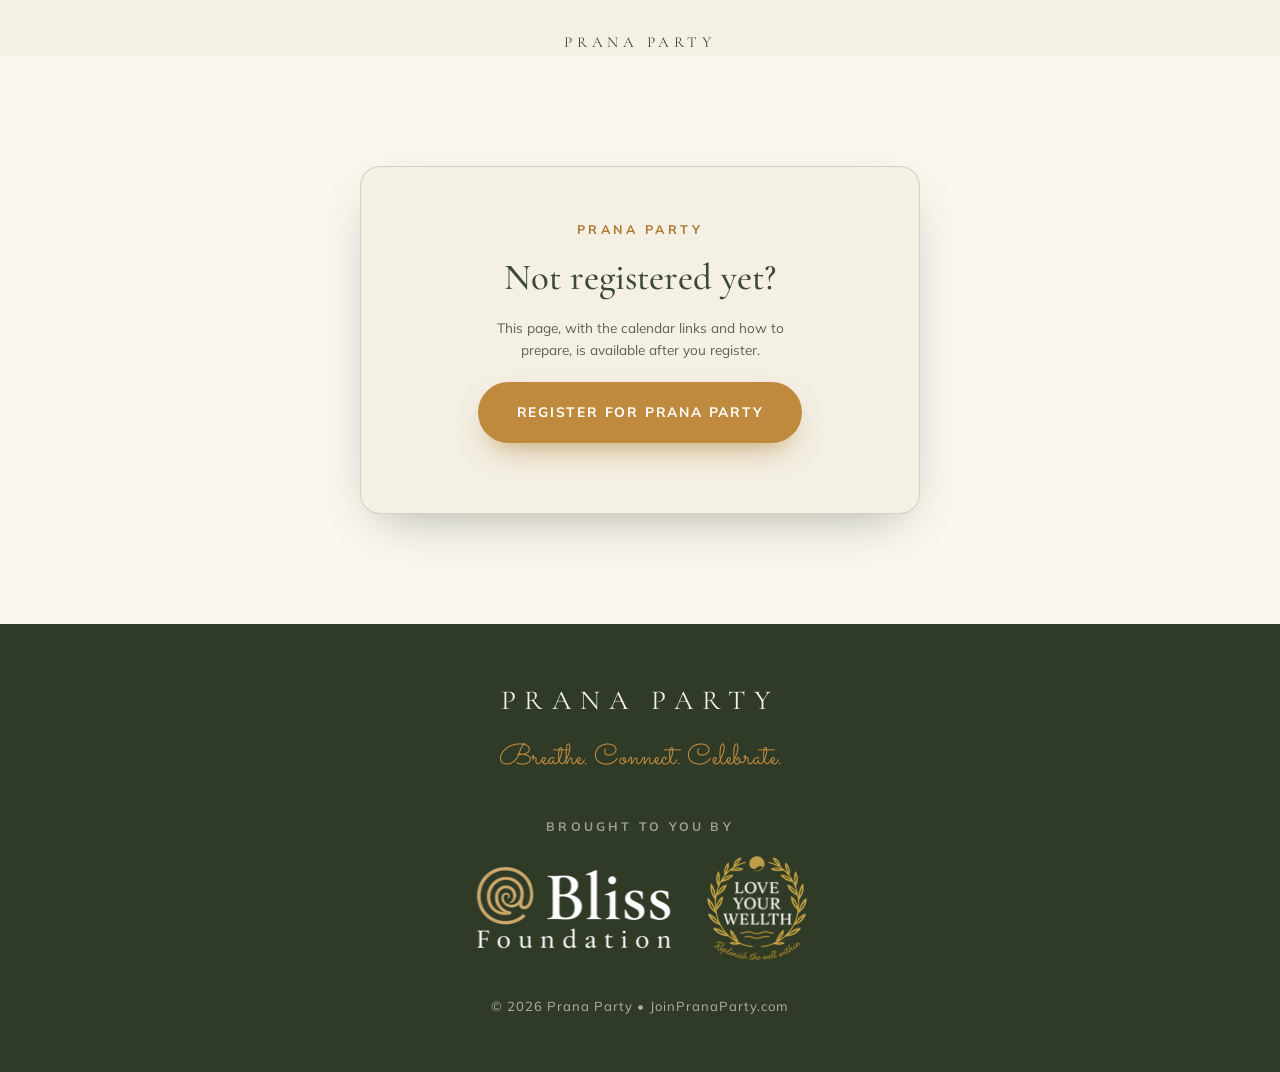
<file: thankyou/index.html>
<!DOCTYPE html>
<html lang="en">
<head>
<meta charset="UTF-8">
<meta name="viewport" content="width=device-width, initial-scale=1">
<title>Thank You | Prana Party</title>
<meta name="description" content="You're in! Your Prana Party registration is confirmed: add it to your calendar and see how to prepare.">
<meta name="robots" content="noindex, follow">
<meta name="theme-color" content="#3d4a32">
<link rel="canonical" href="https://joinpranaparty.com/thankyou/">

<link rel="icon" href="data:image/svg+xml,%3Csvg xmlns='http://www.w3.org/2000/svg' viewBox='0 0 100 100'%3E%3Crect width='100' height='100' rx='22' fill='%233d4a32'/%3E%3Ctext x='50' y='68' font-size='58' text-anchor='middle' fill='%23f3efe4' font-family='Georgia,serif'%3EP%3C/text%3E%3C/svg%3E">

<link rel="preconnect" href="https://fonts.googleapis.com">
<link rel="preconnect" href="https://fonts.gstatic.com" crossorigin>
<link href="https://fonts.googleapis.com/css2?family=Cormorant+Garamond:ital,wght@0,400;0,500;0,600;1,400&family=Mulish:wght@400;500;600;700&family=Sacramento&display=swap" rel="stylesheet">
<link rel="stylesheet" href="/assets/site.css?v=14">
</head>
<body>

<div class="topbar">
  <a href="/">Prana Party</a>
</div>

<main>
  <section class="section section--paper">
    <div class="wrap">

      <!-- Shown to anyone who has not registered in this browser -->
      <div class="success" id="not-registered">
        <p class="eyebrow">Prana Party</p>
        <h2>Not registered yet?</h2>
        <p class="success__hint">This page, with the calendar links and how to prepare, is available after you register.</p>
        <p style="margin-top:22px"><a class="btn btn--gold" href="/#register">Register for Prana Party</a></p>
      </div>

      <!-- Confirmation / thank-you (shown only after a successful registration) -->
      <div class="success" id="success-panel" hidden>
        <div class="success__confirm">
          <p class="eyebrow">You're in! &#127881;</p>
          <h2>We're excited to breathe with you.</h2>
          <p class="success__when">
            <strong>Friday, October 23, 2026</strong><br>
            <strong>5:30 PM to 7:30 PM EDT</strong><br>
            Online
          </p>
          <p class="script-line script-line--md">Come as you are.</p>
        </div>

        <div class="success__block">
          <p class="eyebrow">Add Prana Party to your calendar</p>
          <div class="cal-row">
            <a class="btn btn--outline is-disabled" id="cal-google" aria-disabled="true" target="_blank" rel="noopener noreferrer">Google Calendar</a>
            <a class="btn btn--outline is-disabled" id="cal-apple" aria-disabled="true">Apple Calendar</a>
            <a class="btn btn--outline is-disabled" id="cal-outlook" aria-disabled="true" target="_blank" rel="noopener noreferrer">Outlook</a>
          </div>
          <p class="success__hint" id="cal-soon">Calendar links will be available here soon.</p>
          <p class="success__zoom-note">The <strong>Zoom link</strong> is in your confirmation email.</p>
        </div>
        <!-- Preparation (same content as /prepare/, no date) -->
        <div class="success__block success__prep">
          <p class="eyebrow">Before we breathe together</p>

          <p class="eyebrow success__prep-head">What you'll need</p>
          <ul class="cards">
            <li class="card">
              <h3>Comfortable Clothing</h3>
              <p>Loose, comfortable clothing you can breathe and move in. Nothing restrictive.</p>
            </li>
            <li class="card">
              <h3>A Comfortable Place to Lie Down</h3>
              <p>A mat, yoga mat, rug, or another comfortable surface where you can lie on your back and stretch out freely.</p>
            </li>
            <li class="card">
              <h3>Headphones or Earbuds</h3>
              <p>Music is a big part of the experience. Headphones or earbuds help you stay inward and undistracted, and hear the guidance clearly.</p>
            </li>
            <li class="card">
              <h3>A Quiet, Private Space</h3>
              <p>Somewhere you can breathe comfortably without being interrupted for the full 75 minutes.</p>
            </li>
            <li class="card card--wide">
              <h3>Zoom &amp; Your Camera</h3>
              <div class="card__body">
                <p>Make sure you have access to Zoom and that your camera and audio are working before we begin. During the breathwork you'll be lying on your back, so position your camera so your face and upper body, including your chest and belly, can be seen comfortably. This allows the facilitator to observe your breathing and somatic response and guide the session live.</p>
                <p class="card__note">Please turn off Zoom background blur, virtual backgrounds, and other camera background effects before we begin.</p>
              </div>
            </li>
          </ul>

          <p class="eyebrow success__prep-head">Give your body some space</p>
          <div class="notice">
            <p class="notice__big">Try not to eat a large meal 1 hour before the session.</p>
            <p>A little space in the body helps the breath move freely and keeps you comfortable throughout the practice.</p>
          </div>

          <p class="eyebrow success__prep-head">What to expect</p>
          <ol class="stages" style="--stage-cols:3">
            <li class="stage">
              <h3>Arrive</h3>
              <p class="stage__sub">Approximately 15 minutes</p>
              <p>We'll arrive together, get comfortable, go over what to expect, prepare the body and breath, and settle into the experience before we begin.</p>
            </li>
            <li class="stage">
              <h3>Breathe</h3>
              <p class="stage__sub">Approximately 45 minutes</p>
              <p>You'll lie comfortably on your back while being guided through the breathwork session, using conscious connected breathing together with music, movement, sound, and emotional expression. The breath gradually builds activation, and rather than trying to calm or control what arises, we create space to allow it. Nothing needs to be forced. Your experience is your own.</p>
            </li>
            <li class="stage">
              <h3>Share &amp; Integrate</h3>
              <p class="stage__sub">Approximately 15 minutes</p>
              <p>We'll slow things down, come back together, and leave space to share. There is no obligation to speak. You can share, ask a question, listen, or simply stay present and let the experience settle. This final part gives us some space before we return to the rest of our day or, for those joining later in the evening, head toward sleep.</p>
            </li>
          </ol>

          <p class="eyebrow success__prep-head">A few minutes before</p>
          <ul class="checklist">
            <li>Find your quiet space</li>
            <li>Have your mat or comfortable surface ready</li>
            <li>Put your headphones or earbuds nearby</li>
            <li>Turn off phone notifications and anything else that might interrupt you</li>
            <li>Open Zoom and check your camera and audio</li>
            <li>Turn off background blur and virtual backgrounds</li>
            <li>Position your device so your upper body and face can be seen while lying down</li>
            <li>Join a few minutes early and give yourself time to arrive without rushing</li>
          </ul>
          <p class="script-line script-line--md" style="margin-top:22px">Come as you are.</p>

          <p class="eyebrow success__prep-head">Listen to your body</p>
          <div class="prose">
            <p><strong>Breathwork can create strong physical and emotional experiences.</strong> If you are pregnant or have a medical condition that could be affected by intensive breathwork, please consult a qualified healthcare professional before participating.</p>
          </div>
          <p style="margin-top:18px"><a class="link-arrow" href="#acknowledgment">Review Participant Acknowledgment &amp; Health Precautions &rarr;</a></p>
          <p class="success__prep-emailed">This preparation guide is also included in your confirmation email.</p>
        </div>


        <p class="success__reset">
          Registering for someone else? <a href="/#register" id="reset-registration">Start a new registration</a>
        </p>
      </div>
    </div>
  </section>
</main>

<!-- ============ FOOTER ============ -->
<footer class="footer">
  <p class="footer__logo">Prana Party</p>
  <p class="footer__tag">Breathe. Connect. Celebrate.</p>

  <div class="footer__attribution">
    <p class="footer__by">Brought to you by</p>
    <div class="footer__partners">
      <a class="footer__partner" href="https://www.atbliss.org/" target="_blank" rel="noopener noreferrer"
         aria-label="@ Bliss Foundation (opens in a new tab)">
        <img src="/images/atbliss-foundation-logo.png?v=4" alt="@ Bliss Foundation" width="205" height="90" decoding="async">
      </a>
      <span class="footer__partners-div" aria-hidden="true"></span>
      <span class="footer__partner footer__partner--badge">
        <img src="/images/love-your-wellth-logo.png?v=2" alt="Love Your Wellth — Replenish the well within" width="106" height="110" decoding="async">
      </span>
    </div>
  </div>

  <p class="footer__copy">&copy; 2026 Prana Party <span class="footer__copy-sep">&bull;&nbsp;JoinPranaParty.com</span></p>
</footer>

<script>
(function(){
  "use strict";

  /* -------- Event + Zoom details (update for each new Prana Party) --------
     EVENT.endMs must match EVENT_END_MS in index.html and prepare/index.html. */
  var ZOOM_URL = atob('aHR0cHM6Ly91czAyd2ViLnpvb20udXMvai84MzQyODM1ODU5MD9wd2Q9djJ0NExxMEx0U2MzSXBYMEVhTjA3N2Q5bWM2RzJ2LjE=');
  var EVENT = {
    title: 'Prana Party: Free Virtual Breathwork Gathering',
    startUTC: '20261023T213000Z',
    endUTC: '20261023T233000Z',
    startLocal: '2026-10-23T17:30:00-04:00',
    endLocal: '2026-10-23T19:30:00-04:00',
    location: 'Online via Zoom',
    endMs: Date.UTC(2026, 9, 23, 23, 30, 0)
  };
  var STORE_KEY = 'pranaPartyRegistered';

  function calDescription(){
    return 'Prana Party\n\n'
      + 'A free virtual breathwork gathering hosted by Luisa Fernanda and Ali C. Hantal.\n\n'
      + 'Join on Zoom:\n' + ZOOM_URL + '\n\n'
      + 'Prepare for Prana Party:\nhttps://joinpranaparty.com/prepare/\n\n'
      + 'Breathe. Connect. Celebrate.';
  }
  function googleCalUrl(){
    return 'https://calendar.google.com/calendar/render?action=TEMPLATE'
      + '&text=' + encodeURIComponent(EVENT.title)
      + '&dates=' + EVENT.startUTC + '/' + EVENT.endUTC
      + '&details=' + encodeURIComponent(calDescription())
      + '&location=' + encodeURIComponent(EVENT.location)
      + '&ctz=America/New_York';
  }
  function outlookCalUrl(){
    return 'https://outlook.live.com/calendar/0/deeplink/compose'
      + '?path=%2Fcalendar%2Faction%2Fcompose&rru=addevent'
      + '&subject=' + encodeURIComponent(EVENT.title)
      + '&startdt=' + encodeURIComponent(EVENT.startLocal)
      + '&enddt=' + encodeURIComponent(EVENT.endLocal)
      + '&body=' + encodeURIComponent(calDescription())
      + '&location=' + encodeURIComponent(EVENT.location);
  }

  /* -------- Registration gate: only show the confirmation to someone who
     registered in this browser, and only until the event has passed -------- */
  var registered = false;
  try {
    if(localStorage.getItem(STORE_KEY)){
      if(Date.now() > EVENT.endMs){ localStorage.removeItem(STORE_KEY); }
      else { registered = true; }
    }
  } catch(e){ /* storage unavailable: treat as not registered */ }

  /* Calendar buttons stay greyed out until the Zoom link for this event is final.
     To switch them on: update ZOOM_URL (and prana-party.ics), then set this to true. */
  var CALENDAR_READY = true;

  if(registered){
    document.getElementById('not-registered').hidden = true;
    document.getElementById('success-panel').hidden = false;
    if(CALENDAR_READY){
      document.getElementById('cal-google').href = googleCalUrl();
      document.getElementById('cal-outlook').href = outlookCalUrl();
      document.getElementById('cal-apple').href = '/prana-party.ics';
      ['cal-google','cal-apple','cal-outlook'].forEach(function(id){
        var el = document.getElementById(id);
        el.classList.remove('is-disabled');
        el.removeAttribute('aria-disabled');
      });
      document.getElementById('cal-soon').hidden = true;
    }
  }

  document.getElementById('reset-registration').addEventListener('click', function(){
    try { localStorage.removeItem(STORE_KEY); } catch(e){}
  });
})();
</script>

</body>
</html>
</file>
<file: assets/site.css>
/* ============================================================
   Prana Party — shared styles (index.html + /prepare/)
   ============================================================ */

:root{
  --cream:#f4f0e4;
  --paper:#faf7ef;
  --green:#3d4a32;
  --green-deep:#2f3a27;
  --green-soft:#5c6b4c;
  --gold:#c08a3e;
  --gold-deep:#a9772f;
  --ink:#39402f;
  --ink-soft:#5b6150;
  --line:rgba(61,74,50,.18);
  --radius:14px;
  --shadow:0 18px 50px -22px rgba(47,58,39,.45);
  --wrap:1080px;
}

*,*::before,*::after{box-sizing:border-box}
html,body{overflow-x:hidden}
html{scroll-behavior:smooth}
@media (prefers-reduced-motion:reduce){html{scroll-behavior:auto}}

body{
  margin:0;
  background:var(--cream);
  color:var(--ink);
  font-family:"Mulish",-apple-system,BlinkMacSystemFont,"Segoe UI",Roboto,sans-serif;
  font-size:18px;
  line-height:1.65;
  -webkit-font-smoothing:antialiased;
}
img{max-width:100%;display:block}

h1,h2,h3{
  font-family:"Cormorant Garamond",Georgia,serif;
  font-weight:500;
  color:var(--green);
  line-height:1.12;
  margin:0;
}

a{color:var(--gold-deep)}

.wrap{max-width:var(--wrap);margin:0 auto;padding:0 24px}
.section{padding:clamp(56px,9vw,110px) 0}
.section--paper{background:var(--paper)}
.section--cream{background:var(--cream)}
.section--tight{padding:clamp(40px,6vw,72px) 0}
.section--center{text-align:center}

.eyebrow{
  font-size:.78rem;
  letter-spacing:.28em;
  text-transform:uppercase;
  font-weight:700;
  color:var(--gold-deep);
  margin:0 0 18px;
}

/* ---- Sun motif divider ---- */
.sun{display:block;margin:0 auto 26px;width:66px;height:34px;opacity:.8}
.sun path,.sun line{stroke:var(--gold-deep);stroke-width:2;stroke-linecap:round;fill:none}

/* ---- Script accent line ---- */
.script-line{
  font-family:"Sacramento",cursive;
  color:var(--gold-deep);
  line-height:1.1;
  margin:0;
}
.script-line--lg{font-size:clamp(1.9rem,4vw,2.6rem)}
.script-line--md{font-size:1.7rem}

/* ---- Buttons ---- */
.btn{
  display:inline-flex;align-items:center;justify-content:center;gap:.5em;
  font-family:"Mulish",sans-serif;
  font-weight:700;
  letter-spacing:.13em;
  text-transform:uppercase;
  font-size:.86rem;
  padding:18px 38px;
  border-radius:999px;
  border:1.5px solid transparent;
  cursor:pointer;
  text-decoration:none;
  transition:transform .18s ease, box-shadow .18s ease, background .18s ease, border-color .18s ease;
}
.btn--gold{background:var(--gold);color:#fff;box-shadow:0 14px 30px -12px rgba(169,119,47,.7)}
.btn--gold:hover{background:var(--gold-deep);transform:translateY(-2px)}
.btn--gold:focus-visible{outline:3px solid var(--green);outline-offset:3px}
.btn--outline{
  background:transparent;border-color:var(--line);color:var(--green);
  box-shadow:none;padding:14px 22px;font-size:.78rem;
}
.btn--outline:hover{background:rgba(61,74,50,.06);border-color:var(--green-soft);transform:translateY(-2px)}
.btn--outline:focus-visible{outline:2px solid var(--green);outline-offset:3px}
.btn--block{width:100%;padding:20px 32px;font-size:.95rem}
.btn[disabled]{opacity:.72;cursor:progress;transform:none}

/* ---- Understated arrow link ---- */
.link-arrow{
  display:inline-block;
  font-family:"Mulish",sans-serif;
  font-weight:700;letter-spacing:.12em;text-transform:uppercase;font-size:.8rem;
  color:var(--gold-deep);text-decoration:none;
  border-bottom:1px solid rgba(169,119,47,.4);
  padding-bottom:2px;
  transition:border-color .18s;
}
.link-arrow:hover{border-color:var(--gold-deep)}
.link-arrow:focus-visible{outline:2px solid var(--gold-deep);outline-offset:3px}

/* ---- Hero ---- */
.hero{
  background:var(--cream);
  padding:clamp(44px,7vw,84px) 0 clamp(48px,7vw,80px);
  position:relative;
  overflow:hidden;
  text-align:center;
}
.hero__inner{max-width:760px;margin:0 auto}
.hero__logo{
  font-size:clamp(2.9rem,9vw,4.6rem);
  letter-spacing:.08em;
  text-transform:uppercase;
  color:var(--green);
  margin:0 0 .12em;
}
.hero__tagline{
  font-family:"Cormorant Garamond",serif;
  font-size:clamp(1.15rem,3vw,1.55rem);
  font-style:italic;
  color:var(--green-soft);
  letter-spacing:.03em;
  margin:0 0 22px;
}
.hero__meta{
  list-style:none;padding:0;margin:0 0 26px;
  font-weight:600;
  color:var(--ink);
  font-size:1.05rem;
}
.hero__meta li{margin:.16em 0}
.hero__meta .muted{color:var(--ink-soft);font-weight:500;letter-spacing:.06em;font-size:.95rem}
.hero__cta-row{
  display:flex;flex-direction:column;align-items:center;gap:14px;margin-bottom:clamp(36px,5vw,52px);
}
.hero__come{
  font-family:"Sacramento",cursive;
  font-size:1.87rem;
  color:var(--gold-deep);
  line-height:1;
}
.hero__figure{
  max-width:920px;margin:0 auto;
  border-radius:18px;
  overflow:hidden;
  box-shadow:var(--shadow);
  border:1px solid var(--line);
}
.hero__figure img{width:100%;height:auto;display:block}

/* ---- Centered prose blocks ---- */
.lede{max-width:760px;margin:0 auto;text-align:center}
.lede h2{font-size:clamp(2rem,4.4vw,2.9rem);margin-bottom:.5em}
.lede p{margin:0 auto .6em;max-width:60ch}
.lede .accent{
  font-family:"Sacramento",cursive;
  font-size:1.96rem;color:var(--gold-deep);
  display:block;margin-top:.3em;
}
.prose{max-width:620px;margin:0 auto;text-align:center}
.prose p{margin:0 0 1em;color:var(--ink-soft)}
.prose p:last-child{margin-bottom:0}

/* ---- Soma+IQ explainer (secondary) ---- */
.soma{
  max-width:600px;margin:clamp(40px,6vw,60px) auto 0;
  padding-top:34px;border-top:1px solid var(--line);
  text-align:center;
}
.soma__text{
  font-family:"Cormorant Garamond",serif;
  font-style:italic;
  font-size:clamp(1.2rem,2.6vw,1.55rem);
  color:var(--green-soft);
  line-height:1.5;
  margin:0;
}

/* ---- Feature band (2-up) ---- */
.features{
  display:grid;
  grid-template-columns:repeat(2,1fr);
  gap:clamp(32px,6vw,72px);
  max-width:880px;margin:0 auto;
}
.feature{text-align:center}
.feature__icon{width:56px;height:56px;margin:0 auto 20px}
.feature__icon path,.feature__icon circle,.feature__icon line{
  stroke:var(--green-soft);stroke-width:1.6;fill:none;stroke-linecap:round;stroke-linejoin:round;
}
.feature h3{
  font-family:"Mulish",sans-serif;
  font-weight:700;
  text-transform:uppercase;
  letter-spacing:.14em;
  font-size:.9rem;
  color:var(--green);
  margin-bottom:.8em;
}
.feature p{margin:0 auto;font-size:1.02rem;color:var(--ink-soft);max-width:38ch}
.feature p + p{margin-top:.8em}
.feature strong{color:var(--ink)}
.feature .come-link{
  font-family:"Sacramento",cursive;
  font-size:1.6rem;
  color:var(--gold-deep);
  text-decoration:none;
  border-bottom:1px solid transparent;
  transition:border-color .18s;
}
.feature .come-link:hover{border-color:var(--gold-deep)}
.feature .come-link:focus-visible{outline:2px solid var(--gold-deep);outline-offset:3px}
.feature .come-sub{
  display:block;
  font-size:.78rem;letter-spacing:.08em;text-transform:uppercase;
  color:var(--ink-soft);margin-top:9px;
}
a.come-sub{
  text-decoration:none;
  border-bottom:1px solid transparent;
  transition:color .18s,border-color .18s;
}
a.come-sub:hover{color:var(--gold-deep);border-color:var(--gold-deep)}
a.come-sub:focus-visible{outline:2px solid var(--gold-deep);outline-offset:3px}

/* ---- Stages (What to expect) ---- */
.stages{
  list-style:none;padding:0;
  margin:clamp(34px,5vw,48px) auto 0;
  display:grid;gap:clamp(22px,3vw,40px);
  grid-template-columns:repeat(var(--stage-cols,4),1fr);
  counter-reset:stage;max-width:960px;
}
.stage{text-align:center}
.stage::before{
  counter-increment:stage;content:counter(stage);
  display:block;font-family:"Cormorant Garamond",serif;font-size:1.5rem;
  color:var(--gold-deep);opacity:.55;margin-bottom:.1em;
}
.stage h3{
  font-family:"Mulish",sans-serif;font-weight:700;text-transform:uppercase;
  letter-spacing:.14em;font-size:.85rem;color:var(--green);margin:0 0 .35em;
}
.stage .stage__sub{
  font-family:"Cormorant Garamond",serif;font-style:italic;font-size:1.05rem;
  color:var(--green-soft);margin:0 0 .5em;
}
.stage p{margin:0;font-size:.97rem;color:var(--ink-soft)}
@media (max-width:1000px){
  .stages{grid-template-columns:repeat(2,1fr);max-width:620px}
}
@media (max-width:620px){
  .stages{grid-template-columns:1fr;gap:26px;max-width:380px}
}

/* ---- Cards (What you'll need) ---- */
.cards{
  list-style:none;padding:0;margin:clamp(34px,5vw,48px) auto 0;
  display:grid;gap:clamp(18px,3vw,26px);
  grid-template-columns:repeat(2,1fr);max-width:940px;
}
.card{
  background:var(--cream);border:1px solid var(--line);border-radius:16px;
  padding:clamp(22px,3vw,28px);text-align:center;
}
.card h3{
  font-family:"Cormorant Garamond",Georgia,serif;
  font-weight:600;
  font-size:1.24rem;
  line-height:1.2;
  color:var(--green);margin:0 0 .55em;
}
.card p{margin:0;font-size:.94rem;color:var(--ink-soft);line-height:1.6}

/* Full-width horizontal card (e.g. "Set Up Your Camera") */
.card--wide{
  grid-column:1 / -1;
  text-align:left;
  display:grid;
  grid-template-columns:minmax(0,210px) 1fr;
  gap:clamp(14px,3vw,40px);
  align-items:center;
  padding:clamp(24px,3vw,34px) clamp(24px,3.5vw,40px);
}
.card--wide h3{margin:0}
.card--wide .card__body{margin:0}
.card--wide .card__body p{margin:0 0 .7em;font-size:.94rem;color:var(--ink-soft);line-height:1.6}
.card--wide .card__body p:last-child{margin-bottom:0}
.card--wide .card__note{
  margin-top:.9em;
  font-weight:700;
  color:var(--green);
}
@media (min-width:920px){.cards{grid-template-columns:repeat(4,1fr)}}
@media (max-width:640px){
  .card--wide{grid-template-columns:1fr;gap:.6em;text-align:center}
}
@media (max-width:520px){
  .cards{grid-template-columns:1fr;max-width:360px}
  .card--wide{text-align:center}
}

/* ---- Notice (warm, emphasised instruction) ---- */
.notice{
  max-width:680px;margin:clamp(28px,4vw,40px) auto 0;
  padding:clamp(24px,4vw,36px);
  background:rgba(61,74,50,.055);
  border:1px solid var(--line);
  border-radius:18px;
  text-align:center;
}
.notice__big{
  font-family:"Cormorant Garamond",serif;
  font-size:clamp(1.5rem,3.4vw,2.05rem);
  color:var(--green);
  line-height:1.3;
  margin:0;
}
.notice p:not(.notice__big){margin:12px 0 0;font-size:.95rem;color:var(--ink-soft)}

/* ---- Checklist ---- */
.checklist{
  list-style:none;padding:0;margin:clamp(28px,4vw,40px) auto 0;max-width:520px;text-align:left;
}
.checklist li{
  position:relative;padding:13px 0 13px 36px;
  border-bottom:1px solid var(--line);
  font-size:1rem;color:var(--ink);
}
.checklist li:last-child{border-bottom:0}
.checklist li::before{
  content:"";position:absolute;left:3px;top:16px;
  width:15px;height:8px;
  border-left:2px solid var(--gold-deep);border-bottom:2px solid var(--gold-deep);
  transform:rotate(-45deg);
}

/* ---- Event highlight ---- */
.highlight{
  background:var(--green);
  color:var(--cream);
  text-align:center;
  position:relative;
}
.highlight .sun path,.highlight .sun line{stroke:var(--gold)}
.highlight h2{
  color:var(--cream);
  font-size:clamp(2.1rem,5vw,3.2rem);
  margin-bottom:.35em;
}
.highlight__time{
  font-weight:700;font-size:1.15rem;letter-spacing:.02em;margin:0 0 26px;
}
.highlight__note{
  font-size:.9rem;letter-spacing:.02em;opacity:.72;margin:14px 0 0;
}
.highlight__pills{
  display:flex;flex-wrap:wrap;justify-content:center;gap:14px;margin:0 0 36px;
}
.pill{
  border:1.5px solid rgba(244,240,228,.35);
  border-radius:999px;
  padding:10px 22px;
  font-weight:700;
  letter-spacing:.16em;
  text-transform:uppercase;
  font-size:.78rem;
}

/* ---- Hosts ---- */
.hosts{text-align:center}
.hosts__grid{
  display:grid;grid-template-columns:repeat(2,minmax(0,320px));
  gap:clamp(28px,5vw,60px);justify-content:center;margin-top:40px;
}
.host figure{margin:0}
.host__photo{
  border-radius:var(--radius);
  overflow:hidden;
  aspect-ratio:1/1;
  box-shadow:var(--shadow);
  border:1px solid var(--line);
  margin-bottom:18px;
}
.host__photo img{width:100%;height:100%;object-fit:cover}
.host__name{
  font-family:"Sacramento",cursive;
  font-size:2rem;
  color:var(--green);
  line-height:1;
}
.hosts__intention{
  max-width:46ch;margin:clamp(34px,5vw,46px) auto 0;
  font-family:"Cormorant Garamond",serif;font-style:italic;
  font-size:clamp(1.1rem,2.4vw,1.4rem);
  color:var(--green-soft);line-height:1.5;
}

/* ---- Registration ---- */
.register{background:var(--paper)}
.register__head{text-align:center;max-width:620px;margin:0 auto 40px}
.register__head h2{font-size:clamp(2.2rem,5vw,3.1rem);margin-bottom:.4em}
.register__head p{margin:0;color:var(--ink-soft);font-weight:600}
.register__head p + p{margin-top:.55em;font-weight:500}

.form-card{
  max-width:560px;margin:0 auto;
  background:var(--cream);
  border:1px solid var(--line);
  border-radius:20px;
  padding:clamp(26px,5vw,44px);
  box-shadow:var(--shadow);
}
.required-note{
  font-size:.85rem;color:var(--ink-soft);
  letter-spacing:.04em;margin:0 0 22px;text-align:center;
}
.field{margin-bottom:18px}
.field label{
  display:block;
  font-weight:700;
  font-size:.82rem;
  letter-spacing:.1em;
  text-transform:uppercase;
  color:var(--green);
  margin-bottom:7px;
}
.field .opt{color:var(--ink-soft);font-weight:500;letter-spacing:.04em}
.field input{
  width:100%;
  font:inherit;
  font-size:1rem;
  padding:14px 16px;
  border-radius:12px;
  border:1.5px solid var(--line);
  background:var(--paper);
  color:var(--ink);
  transition:border-color .15s ease, box-shadow .15s ease;
}
.field input:focus{
  outline:none;
  border-color:var(--green-soft);
  box-shadow:0 0 0 3px rgba(92,107,76,.16);
}
.field input:user-invalid{border-color:#b5502f}

/* ---- Participant acknowledgment & release ---- */
.release{
  margin:4px 0 20px;
  padding:20px 18px 16px;
  border:1px solid var(--line);
  border-radius:12px;
  background:var(--paper);
  scroll-margin-top:90px;
}
.release__kicker{
  font-size:.72rem;letter-spacing:.22em;text-transform:uppercase;font-weight:700;
  color:var(--gold-deep);margin:0 0 9px;
}
.release__title{
  font-weight:700;
  font-size:.86rem;
  letter-spacing:.06em;
  text-transform:uppercase;
  color:var(--green);
  margin:0 0 10px;
}
.release__body{
  font-size:.8rem;
  line-height:1.7;
  color:var(--ink-soft);
  margin:0;
}
.release__body p{margin:0 0 .8em}
.release__body p:last-child{margin-bottom:0}
.release__check{
  display:flex;
  align-items:flex-start;
  gap:11px;
  margin-top:15px;
  padding-top:15px;
  border-top:1px solid var(--line);
  font-size:.82rem;
  line-height:1.55;
  color:var(--ink);
  cursor:pointer;
}
.release__check input{
  flex:0 0 auto;
  width:20px;height:20px;
  margin:1px 0 0;
  accent-color:var(--green);
  cursor:pointer;
}
.release__check input:focus-visible{outline:2px solid var(--green);outline-offset:2px}

.form-status{
  margin:16px 0 0;
  padding:14px 16px;
  border-radius:12px;
  font-weight:600;
  font-size:.95rem;
  text-align:center;
}
.form-status--error{background:#f7e4dc;color:#8f3a1e;border:1px solid #e2b5a3}

.honeypot{display:none}

/* ---- Success / thank-you ---- */
.success{
  max-width:560px;margin:0 auto;text-align:center;
  background:var(--cream);
  border:1px solid var(--line);
  border-radius:20px;
  padding:clamp(30px,6vw,52px);
  box-shadow:var(--shadow);
  scroll-margin-top:24px;
}
.success h2{font-size:clamp(1.7rem,4vw,2.3rem);margin-bottom:.5em}
.success__when{font-size:1rem;color:var(--ink-soft);line-height:1.75;margin:0 0 .3em}
.success__when strong{color:var(--green)}
.success__block{margin-top:30px;padding-top:28px;border-top:1px solid var(--line)}
.success__hint{font-size:.85rem;color:var(--ink-soft);margin:14px auto 0;max-width:42ch;line-height:1.6}
.cal-row{display:flex;flex-wrap:wrap;justify-content:center;gap:12px}
.btn.is-disabled{opacity:.4;pointer-events:none;cursor:default}
.success__reset{
  margin-top:26px;font-size:.8rem;color:var(--ink-soft);
}
.success__reset a{color:var(--gold-deep);text-decoration:underline}
.success__reset button{
  background:none;border:0;padding:0;cursor:pointer;
  font:inherit;color:var(--gold-deep);text-decoration:underline;
}

/* Preparation guide inside the success panel (same content as /prepare/).
   The panel is narrow, so the grids collapse to fit it. */
.success__prep{text-align:center}
.success__prep .success__prep-head{margin-top:34px}
.success__prep .cards{grid-template-columns:1fr 1fr;margin-top:16px}
.success__prep .card--wide{grid-template-columns:1fr;gap:.6em;text-align:left}
.success__prep .card{text-align:left}
.success__prep .notice{margin-top:16px}
.success__prep .stages{grid-template-columns:1fr;gap:18px;margin-top:16px;text-align:left}
.success__prep .stage{text-align:left}
.success__prep .checklist{margin-top:16px}
@media (max-width:520px){.success__prep .cards{grid-template-columns:1fr}}
.success__zoom-note{font-size:1rem;color:var(--ink);line-height:1.6;margin:18px auto 0;max-width:42ch}
.success__zoom-note strong{color:var(--green)}
.success__prep-emailed{
  margin:30px auto 0;padding-top:22px;border-top:1px solid var(--line);
  font-size:.98rem;color:var(--ink);line-height:1.6;max-width:44ch;
}

/* ---- Minimal page header (prepare) ---- */
.topbar{
  text-align:center;
  padding:26px 24px 0;
}
.topbar a{
  font-family:"Cormorant Garamond",serif;
  text-transform:uppercase;
  letter-spacing:.3em;
  font-size:.95rem;
  color:var(--green);
  text-decoration:none;
}
.topbar a:hover{color:var(--gold-deep)}

/* ---- Footer ---- */
.footer{
  background:var(--green-deep);
  color:var(--cream);
  text-align:center;
  padding:54px 24px;
}
.footer__logo{
  font-family:"Cormorant Garamond",serif;
  text-transform:uppercase;
  letter-spacing:.32em;
  font-size:1.72rem;
  margin:0 0 12px;
  color:var(--cream);
}
.footer__tag{
  font-family:"Sacramento",cursive;
  font-size:1.8rem;
  color:var(--gold);
  margin:0 0 34px;
}
.footer__attribution{margin:0 0 32px}
.footer__by{
  font-size:.77rem;
  letter-spacing:.26em;
  text-transform:uppercase;
  font-weight:700;
  color:var(--cream);
  opacity:.55;
  margin:0 0 16px;
}
.footer__partners{
  display:flex;
  align-items:center;
  justify-content:center;
  flex-wrap:wrap;
  gap:clamp(18px,4vw,28px);
}
.footer__partner{
  display:inline-flex;
  line-height:0;
  border-radius:6px;
  transition:opacity .18s ease;
}
a.footer__partner:hover{opacity:.72}
a.footer__partner:focus-visible{outline:2px solid var(--gold);outline-offset:5px}
/* Both source files are the same height, so match on height and they stay
   balanced; scale down together on small screens. */
/* Render each partner logo at its own (folder) pixel size; only cap it
   down on small screens so the row never overflows. */
.footer__partner img{width:auto;height:auto}
.footer__partners-div{display:none}
@media (max-width:560px){
  .footer__partner img{max-height:74px}
}
@media (max-width:380px){
  .footer__partner img{max-height:58px}
}
.footer__copy{font-size:.82rem;letter-spacing:.08em;opacity:.65;margin:0;line-height:1.7}
.footer__copy-sep{white-space:nowrap}

/* ---- Responsive ---- */
@media (max-width:820px){
  .features{grid-template-columns:1fr;gap:44px;max-width:420px;margin:0 auto}
}
@media (max-width:560px){
  body{font-size:17px}
  .hosts__grid{grid-template-columns:1fr;max-width:340px;margin-left:auto;margin-right:auto}
  .btn{padding:16px 30px}
  .wrap{padding:0 20px}
}
</file>
